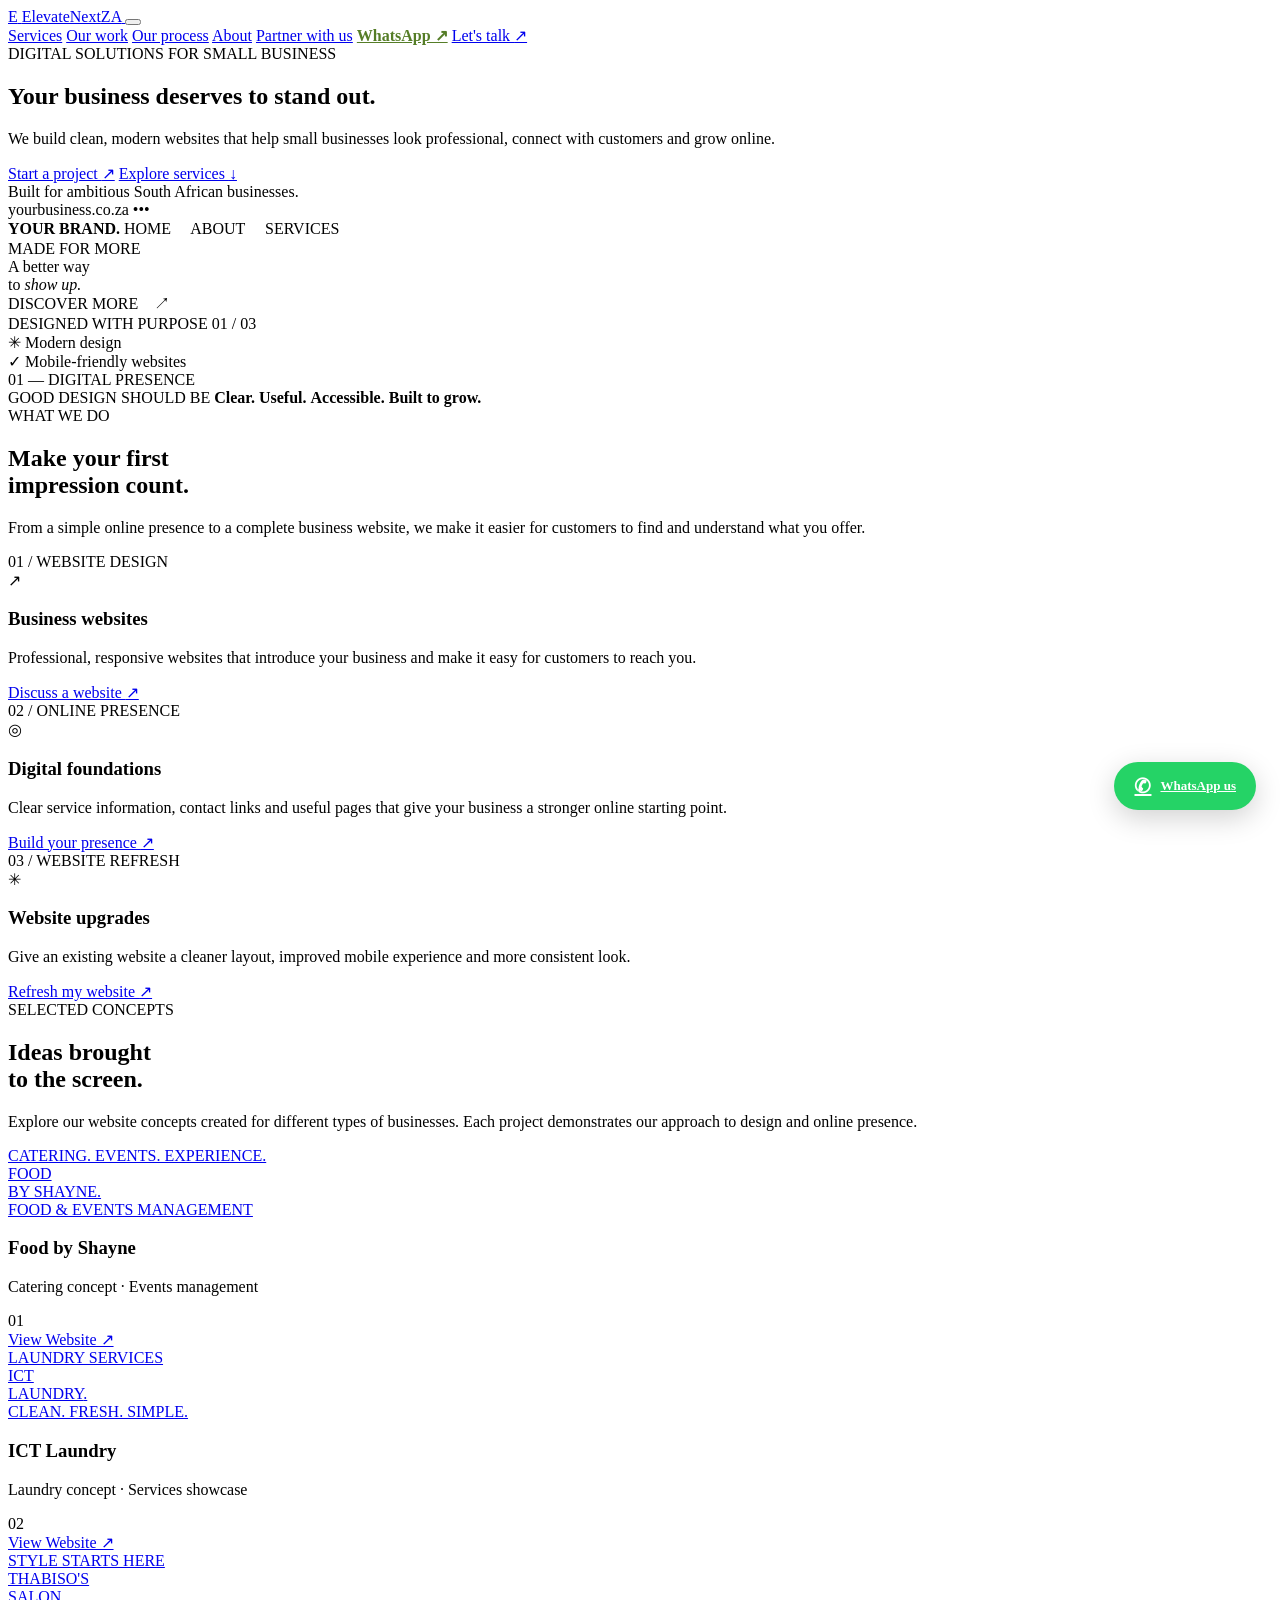
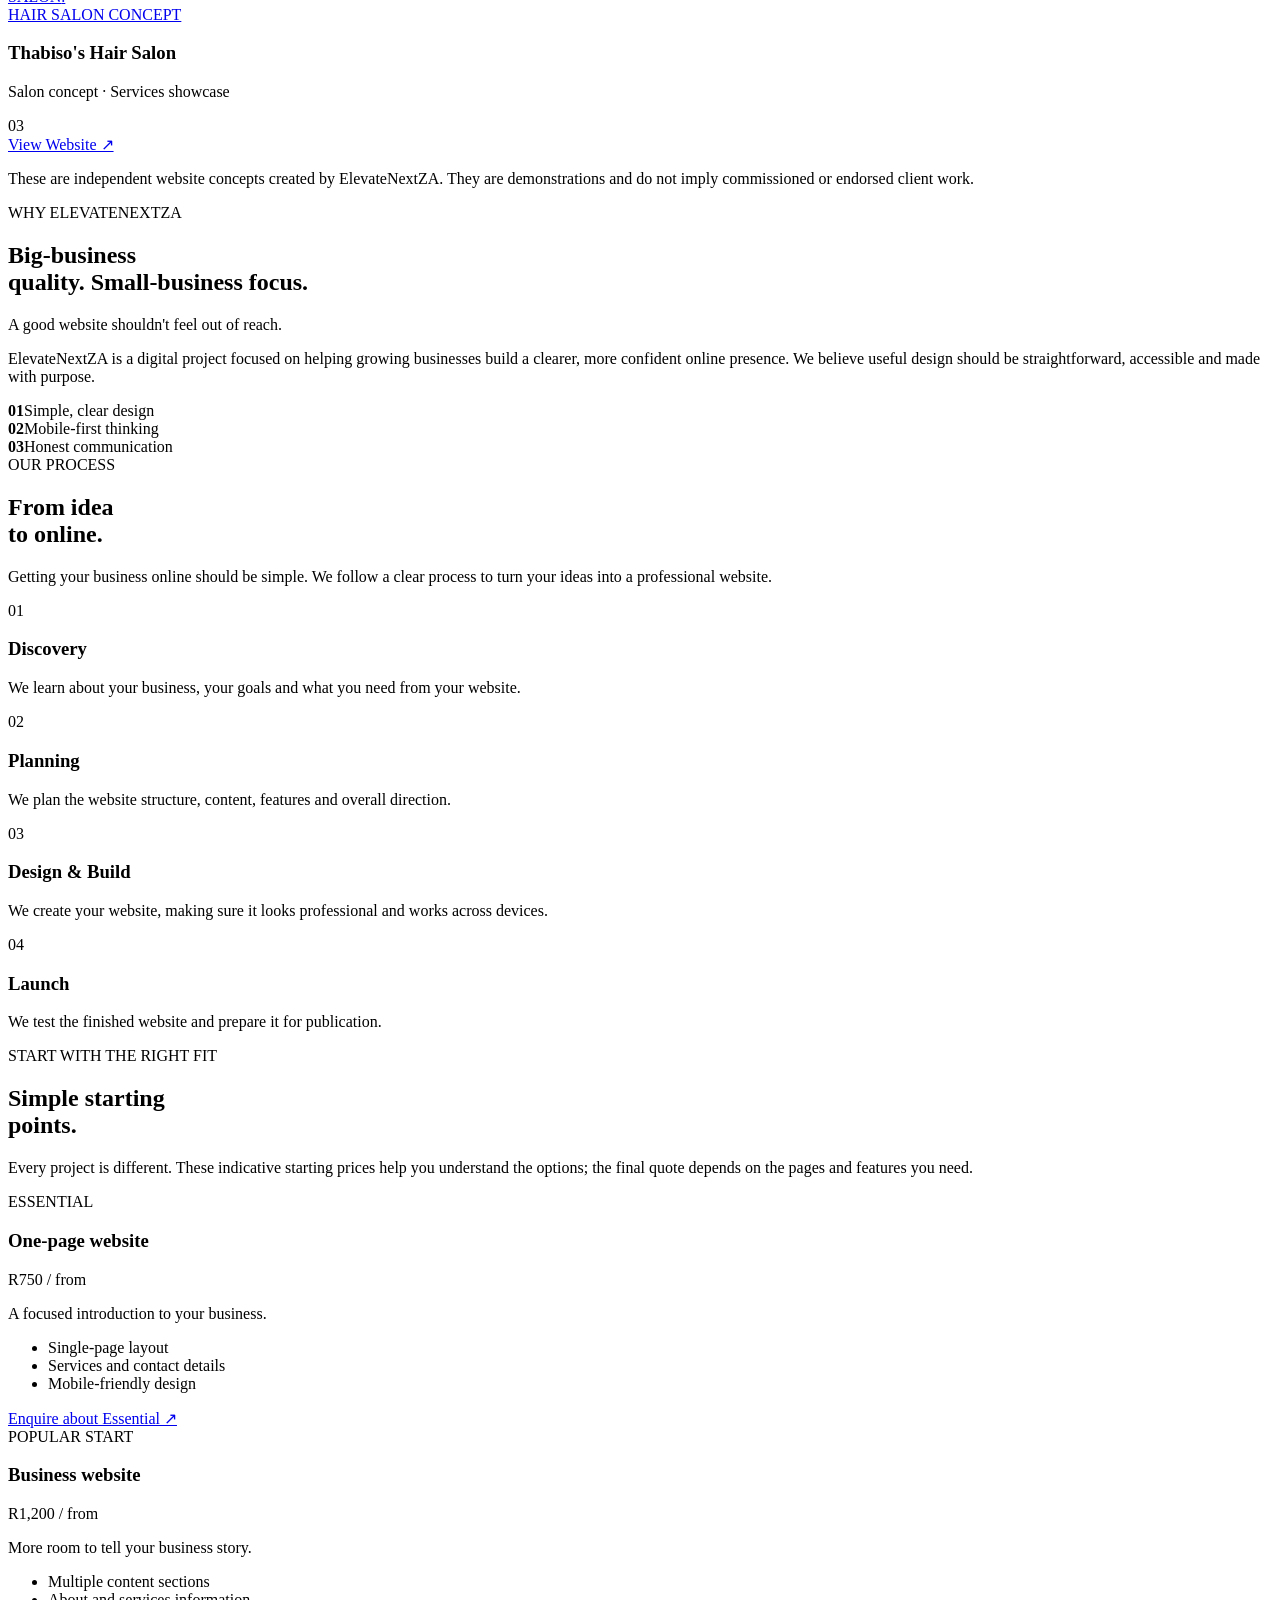
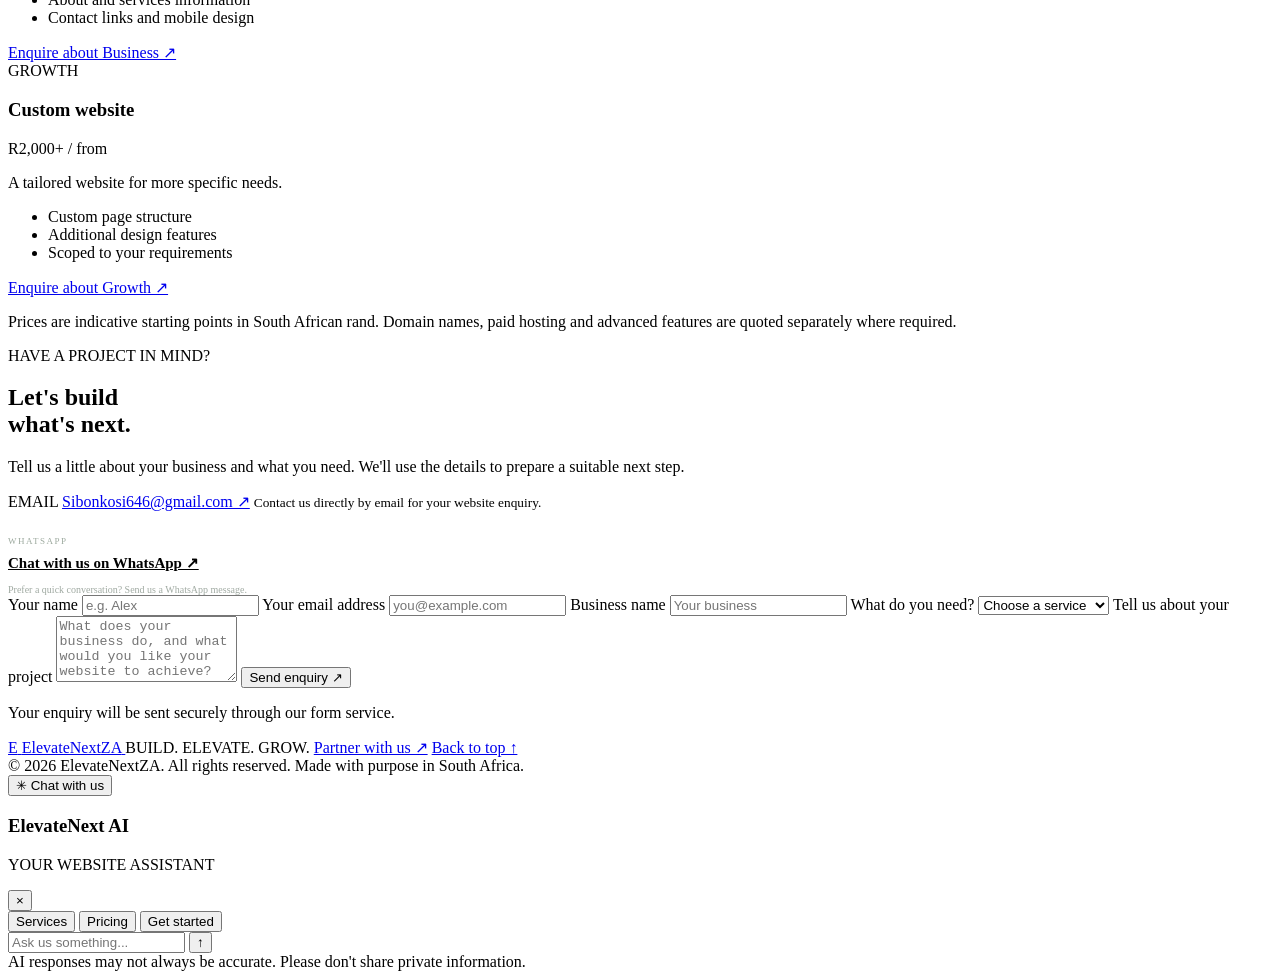
<file: index.html>
<!DOCTYPE html>
<html lang="en">
<head>
  <meta charset="UTF-8">
  <meta name="viewport" content="width=device-width, initial-scale=1.0">
  <meta name="description" content="ElevateNextZA builds clean, affordable websites that help small businesses grow online.">
  <meta name="theme-color" content="#101820">
  <title>ElevateNextZA | Build. Elevate. Grow.</title>

  <link rel="preconnect" href="https://fonts.googleapis.com">
  <link rel="preconnect" href="https://fonts.gstatic.com" crossorigin>
  <link href="https://fonts.googleapis.com/css2?family=DM+Sans:wght@400;500;600;700&family=Manrope:wght@400;500;600;700;800&display=swap" rel="stylesheet">

  <link rel="stylesheet" href="style.css">
  <script src="script.js" defer></script>
</head>

<body>

<header class="site-header">
  <nav class="nav container" aria-label="Main navigation">
    <a class="brand" href="#home" aria-label="ElevateNextZA home">
      <span class="brand-mark">E</span>
      <span>ElevateNext<span class="brand-accent">ZA</span></span>
    </a>

    <button class="menu-toggle" aria-label="Open navigation" aria-expanded="false">
      <span></span><span></span>
    </button>

    <div class="nav-links">
      <a href="#services">Services</a>
      <a href="#work">Our work</a>
      <a href="#process">Our process</a>
      <a href="#about">About</a>
      <a href="partner-program/">Partner with us</a>
      <a class="nav-whatsapp" href="https://wa.me/27815713250?text=Hi%20ElevateNextZA%2C%20I%27m%20interested%20in%20your%20website%20services." target="_blank" rel="noopener noreferrer">WhatsApp ↗</a>
      <a class="nav-cta" href="#contact">Let's talk <span>↗</span></a>
    </div>
  </nav>
</header>

<main>

  <!-- HERO -->
  <section class="hero section" id="home">
    <div class="container hero-grid">

      <div class="hero-copy">
        <div class="eyebrow">
          <span class="eyebrow-dot"></span>
          DIGITAL SOLUTIONS FOR SMALL BUSINESS
        </div>

        <h1>Your business deserves to <span class="gradient-text">stand out.</span></h1>

        <p class="hero-description">
          We build clean, modern websites that help small businesses look professional, connect with customers and grow online.
        </p>

        <div class="hero-actions">
          <a class="button button-primary" href="#contact">Start a project <span>↗</span></a>
          <a class="text-link" href="#services">Explore services <span>↓</span></a>
        </div>

        <div class="hero-note">
          <span class="note-line"></span>
          Built for ambitious South African businesses.
        </div>
      </div>

      <div class="hero-art" aria-label="Website design preview">
        <div class="art-glow"></div>

        <div class="browser-card">
          <div class="browser-top">
            <div class="browser-dots"><i></i><i></i><i></i></div>
            <span>yourbusiness.co.za</span>
            <span class="browser-menu">•••</span>
          </div>

          <div class="mock-site">
            <div class="mock-nav">
              <b>YOUR BRAND.</b>
              <span>HOME　 ABOUT　 SERVICES</span>
            </div>

            <div class="mock-content">
              <div class="mock-kicker">MADE FOR MORE</div>
              <div class="mock-heading">A better way<br>to <em>show up.</em></div>
              <div class="mock-line"></div>
              <div class="mock-button">DISCOVER MORE　↗</div>
            </div>

            <div class="mock-footer">
              <span>DESIGNED WITH PURPOSE</span>
              <span>01 / 03</span>
            </div>
          </div>
        </div>

        <div class="floating-tag tag-top"><span class="tag-icon">✳</span> Modern design</div>
        <div class="floating-tag tag-bottom"><span class="tag-check">✓</span> Mobile-friendly websites</div>
        <div class="hero-index">01 — DIGITAL PRESENCE</div>
      </div>

    </div>
  </section>

  <!-- TRUST STRIP -->
  <section class="trust-strip">
    <div class="container trust-inner">
      <span>GOOD DESIGN SHOULD BE</span>
      <b>Clear.</b>
      <b>Useful.</b>
      <b>Accessible.</b>
      <b>Built to grow.</b>
    </div>
  </section>

  <!-- SERVICES -->
  <section class="section services-section" id="services">
    <div class="container">

      <div class="section-heading">
        <div>
          <div class="eyebrow">WHAT WE DO</div>
          <h2>Make your first<br><span class="muted-heading">impression count.</span></h2>
        </div>

        <p>
          From a simple online presence to a complete business website, we make it easier for customers to find and understand what you offer.
        </p>
      </div>

      <div class="service-grid">

        <article class="service-card">
          <div class="service-number">01 / WEBSITE DESIGN</div>
          <div class="service-icon">↗</div>
          <h3>Business websites</h3>
          <p>Professional, responsive websites that introduce your business and make it easy for customers to reach you.</p>
          <a href="#contact">Discuss a website <span>↗</span></a>
        </article>

        <article class="service-card featured-card">
          <div class="service-number">02 / ONLINE PRESENCE</div>
          <div class="service-icon">◎</div>
          <h3>Digital foundations</h3>
          <p>Clear service information, contact links and useful pages that give your business a stronger online starting point.</p>
          <a href="#contact">Build your presence <span>↗</span></a>
        </article>

        <article class="service-card">
          <div class="service-number">03 / WEBSITE REFRESH</div>
          <div class="service-icon">✳</div>
          <h3>Website upgrades</h3>
          <p>Give an existing website a cleaner layout, improved mobile experience and more consistent look.</p>
          <a href="#contact">Refresh my website <span>↗</span></a>
        </article>

      </div>
    </div>
  </section>

  <!-- PORTFOLIO -->
  <section class="section work-section" id="work">
    <div class="container">

      <div class="section-heading">
        <div>
          <div class="eyebrow">SELECTED CONCEPTS</div>
          <h2>Ideas brought<br><span class="muted-heading">to the screen.</span></h2>
        </div>

        <p>
          Explore our website concepts created for different types of businesses. Each project demonstrates our approach to design and online presence.
        </p>
      </div>

      <div class="work-grid">

        <article class="work-card">
          <a href="https://horixion.github.io/elevatenextza/food-by-shayne/" target="_blank" rel="noopener noreferrer">
            <div class="work-visual food-visual">
              <div class="food-top">CATERING. EVENTS. EXPERIENCE.</div>
              <div class="food-title">FOOD<br>BY SHAYNE<span>.</span></div>
              <div class="food-bottom">FOOD & EVENTS MANAGEMENT</div>
            </div>
          </a>

          <div class="work-meta">
            <div>
              <h3>Food by Shayne</h3>
              <p>Catering concept · Events management</p>
            </div>
            <span>01</span>
          </div>

          <a href="https://horixion.github.io/elevatenextza/food-by-shayne/" target="_blank" rel="noopener noreferrer">View Website ↗</a>
        </article>

        <article class="work-card">
          <a href="https://horixion.github.io/elevatenextza/ict-laundry/" target="_blank" rel="noopener noreferrer">
            <div class="work-visual barber-visual">
              <div class="visual-label">LAUNDRY SERVICES</div>
              <div class="barber-title">ICT<br>LAUNDRY<span>.</span></div>
              <div class="visual-bottom">CLEAN. FRESH. SIMPLE.</div>
            </div>
          </a>

          <div class="work-meta">
            <div>
              <h3>ICT Laundry</h3>
              <p>Laundry concept · Services showcase</p>
            </div>
            <span>02</span>
          </div>

          <a href="https://horixion.github.io/elevatenextza/ict-laundry/" target="_blank" rel="noopener noreferrer">View Website ↗</a>
        </article>

        <article class="work-card">
          <a href="https://horixion.github.io/elevatenextza/thabisos-hair-salon/" target="_blank" rel="noopener noreferrer">
            <div class="work-visual auto-visual">
              <div class="auto-small">STYLE STARTS HERE</div>
              <div class="auto-title">THABISO'S<br>SALON<span>.</span></div>
              <div class="auto-bottom">HAIR SALON CONCEPT</div>
            </div>
          </a>

          <div class="work-meta">
            <div>
              <h3>Thabiso's Hair Salon</h3>
              <p>Salon concept · Services showcase</p>
            </div>
            <span>03</span>
          </div>

          <a href="https://horixion.github.io/elevatenextza/thabisos-hair-salon/" target="_blank" rel="noopener noreferrer">View Website ↗</a>
        </article>

      </div>

      <p class="pricing-note">
        These are independent website concepts created by ElevateNextZA. They are demonstrations and do not imply commissioned or endorsed client work.
      </p>

    </div>
  </section>

  <!-- ABOUT -->
  <section class="about-section section" id="about">
    <div class="container about-grid">

      <div>
        <div class="eyebrow">WHY ELEVATENEXTZA</div>
        <h2>Big-business<br>quality. <span class="muted-heading">Small-business focus.</span></h2>
      </div>

      <div class="about-copy">
        <p class="about-lead">A good website shouldn't feel out of reach.</p>

        <p>
          ElevateNextZA is a digital project focused on helping growing businesses build a clearer, more confident online presence. We believe useful design should be straightforward, accessible and made with purpose.
        </p>

        <div class="values">
          <div><b>01</b><span>Simple, clear design</span></div>
          <div><b>02</b><span>Mobile-first thinking</span></div>
          <div><b>03</b><span>Honest communication</span></div>
        </div>
      </div>

    </div>
  </section>

  <!-- HOW WE WORK -->
  <section class="section process-section" id="process">
    <div class="container">

      <div class="section-heading">
        <div>
          <div class="eyebrow">OUR PROCESS</div>
          <h2>From idea<br><span class="muted-heading">to online.</span></h2>
        </div>

        <p>
          Getting your business online should be simple. We follow a clear process to turn your ideas into a professional website.
        </p>
      </div>

      <div class="process-grid">

        <article class="process-card">
          <span>01</span>
          <h3>Discovery</h3>
          <p>We learn about your business, your goals and what you need from your website.</p>
        </article>

        <article class="process-card">
          <span>02</span>
          <h3>Planning</h3>
          <p>We plan the website structure, content, features and overall direction.</p>
        </article>

        <article class="process-card">
          <span>03</span>
          <h3>Design & Build</h3>
          <p>We create your website, making sure it looks professional and works across devices.</p>
        </article>

        <article class="process-card">
          <span>04</span>
          <h3>Launch</h3>
          <p>We test the finished website and prepare it for publication.</p>
        </article>

      </div>
    </div>
  </section>

  <!-- PRICING -->
  <section class="section pricing-section">
    <div class="container">

      <div class="section-heading">
        <div>
          <div class="eyebrow">START WITH THE RIGHT FIT</div>
          <h2>Simple starting<br><span class="muted-heading">points.</span></h2>
        </div>

        <p>
          Every project is different. These indicative starting prices help you understand the options; the final quote depends on the pages and features you need.
        </p>
      </div>

      <div class="pricing-grid">

        <article class="price-card">
          <div class="price-label">ESSENTIAL</div>
          <h3>One-page website</h3>
          <div class="price">R750<span> / from</span></div>
          <p>A focused introduction to your business.</p>
          <ul>
            <li>Single-page layout</li>
            <li>Services and contact details</li>
            <li>Mobile-friendly design</li>
          </ul>
          <a href="#contact">Enquire about Essential ↗</a>
        </article>

        <article class="price-card price-featured">
          <div class="price-label">POPULAR START</div>
          <h3>Business website</h3>
          <div class="price">R1,200<span> / from</span></div>
          <p>More room to tell your business story.</p>
          <ul>
            <li>Multiple content sections</li>
            <li>About and services information</li>
            <li>Contact links and mobile design</li>
          </ul>
          <a href="#contact">Enquire about Business ↗</a>
        </article>

        <article class="price-card">
          <div class="price-label">GROWTH</div>
          <h3>Custom website</h3>
          <div class="price">R2,000<span>+ / from</span></div>
          <p>A tailored website for more specific needs.</p>
          <ul>
            <li>Custom page structure</li>
            <li>Additional design features</li>
            <li>Scoped to your requirements</li>
          </ul>
          <a href="#contact">Enquire about Growth ↗</a>
        </article>

      </div>

      <p class="pricing-note">
        Prices are indicative starting points in South African rand. Domain names, paid hosting and advanced features are quoted separately where required.
      </p>

    </div>
  </section>

  <!-- CONTACT -->
  <section class="contact-section section" id="contact">
    <div class="container contact-grid">

      <div>
        <div class="eyebrow">HAVE A PROJECT IN MIND?</div>
        <h2>Let's build<br><span class="gradient-text">what's next.</span></h2>

        <p>
          Tell us a little about your business and what you need. We'll use the details to prepare a suitable next step.
        </p>

        <div class="contact-email">
          <span>EMAIL</span>
          <a href="mailto:Sibonkosi646@gmail.com">Sibonkosi646@gmail.com ↗</a>
          <small>Contact us directly by email for your website enquiry.</small>
        </div>

        <div class="contact-whatsapp">
          <span>WHATSAPP</span>
          <a
            href="https://wa.me/27815713250?text=Hi%20ElevateNextZA%2C%20I%27m%20interested%20in%20your%20website%20services."
            target="_blank"
            rel="noopener noreferrer"
          >
            Chat with us on WhatsApp ↗
          </a>
          <small>Prefer a quick conversation? Send us a WhatsApp message.</small>
        </div>
      </div>

      <form
        class="contact-form"
        id="contactForm"
        action="https://formspree.io/f/xpppnlpk"
        method="POST"
      >

        <label for="name">Your name</label>
        <input id="name" name="name" type="text" placeholder="e.g. Alex" required>

        <label for="email">Your email address</label>
        <input id="email" name="email" type="email" placeholder="you@example.com" required>

        <label for="business">Business name</label>
        <input id="business" name="business" type="text" placeholder="Your business">

        <label for="service">What do you need?</label>
        <select id="service" name="service" required>
          <option value="">Choose a service</option>
          <option>One-page website</option>
          <option>Business website</option>
          <option>Custom website</option>
          <option>Website refresh</option>
          <option>Not sure yet</option>
        </select>

        <label for="message">Tell us about your project</label>
        <textarea id="message" name="message" rows="4" placeholder="What does your business do, and what would you like your website to achieve?" required></textarea>

        <button class="button button-primary form-button" type="submit" id="submitButton">
          Send enquiry <span>↗</span>
        </button>

        <p class="form-note">Your enquiry will be sent securely through our form service.</p>
        <p class="form-status" id="formStatus" role="status" aria-live="polite"></p>

      </form>
    </div>
  </section>

</main>

<!-- FOOTER -->
<footer class="footer">
  <div class="container footer-top">

    <a class="brand" href="#home">
      <span class="brand-mark">E</span>
      <span>ElevateNext<span class="brand-accent">ZA</span></span>
    </a>

    <span>BUILD. ELEVATE. GROW.</span>
    <a href="partner-program/">Partner with us ↗</a>
    <a href="#home">Back to top ↑</a>

  </div>

  <div class="container footer-bottom">
    <span>© <span id="year"></span> ElevateNextZA. All rights reserved.</span>
    <span>Made with purpose in South Africa.</span>
  </div>
</footer>


<!-- ======================================
     ELEVATENEXT AI CHATBOT
====================================== -->

<button
  type="button"
  class="elevate-chat-button"
  id="elevateChatButton"
  aria-label="Open ElevateNext AI assistant"
  aria-expanded="false"
>
  ✳ Chat with us
</button>

<section
  class="elevate-chat-window"
  id="elevateChatWindow"
  aria-label="ElevateNext AI chat assistant"
  aria-hidden="true"
>

  <div class="elevate-chat-header">
    <div>
      <h3>ElevateNext AI</h3>
      <p><span class="chat-status-dot"></span> YOUR WEBSITE ASSISTANT</p>
    </div>

    <button
      type="button"
      class="elevate-chat-close"
      id="elevateChatClose"
      aria-label="Close chat"
    >
      ×
    </button>
  </div>

  <div
    class="elevate-chat-messages"
    id="elevateChatMessages"
    aria-live="polite"
  ></div>

  <div class="elevate-chat-quick">
    <button type="button" data-question="What services do you offer?">Services</button>
    <button type="button" data-question="What are your prices?">Pricing</button>
    <button type="button" data-question="How do I get started?">Get started</button>
  </div>

  <form class="elevate-chat-form" id="elevateChatForm">
    <input
      type="text"
      class="elevate-chat-input"
      id="elevateChatInput"
      placeholder="Ask us something..."
      autocomplete="off"
      maxlength="1200"
      aria-label="Type your message"
      required
    >

    <button
      type="submit"
      class="elevate-chat-send"
      id="elevateChatSend"
      aria-label="Send message"
    >
      ↑
    </button>
  </form>

  <div class="elevate-chat-footer">
    AI responses may not always be accurate. Please don't share private information.
  </div>

</section>

<!-- FLOATING WHATSAPP BUTTON -->
<a
  class="whatsapp-float"
  href="https://wa.me/27815713250?text=Hi%20ElevateNextZA%2C%20I%27m%20interested%20in%20your%20website%20services."
  target="_blank"
  rel="noopener noreferrer"
  aria-label="Chat with ElevateNextZA on WhatsApp"
>
  <span class="whatsapp-icon" aria-hidden="true">✆</span>
  <span>WhatsApp us</span>
</a>

</body>
</html>
</file>
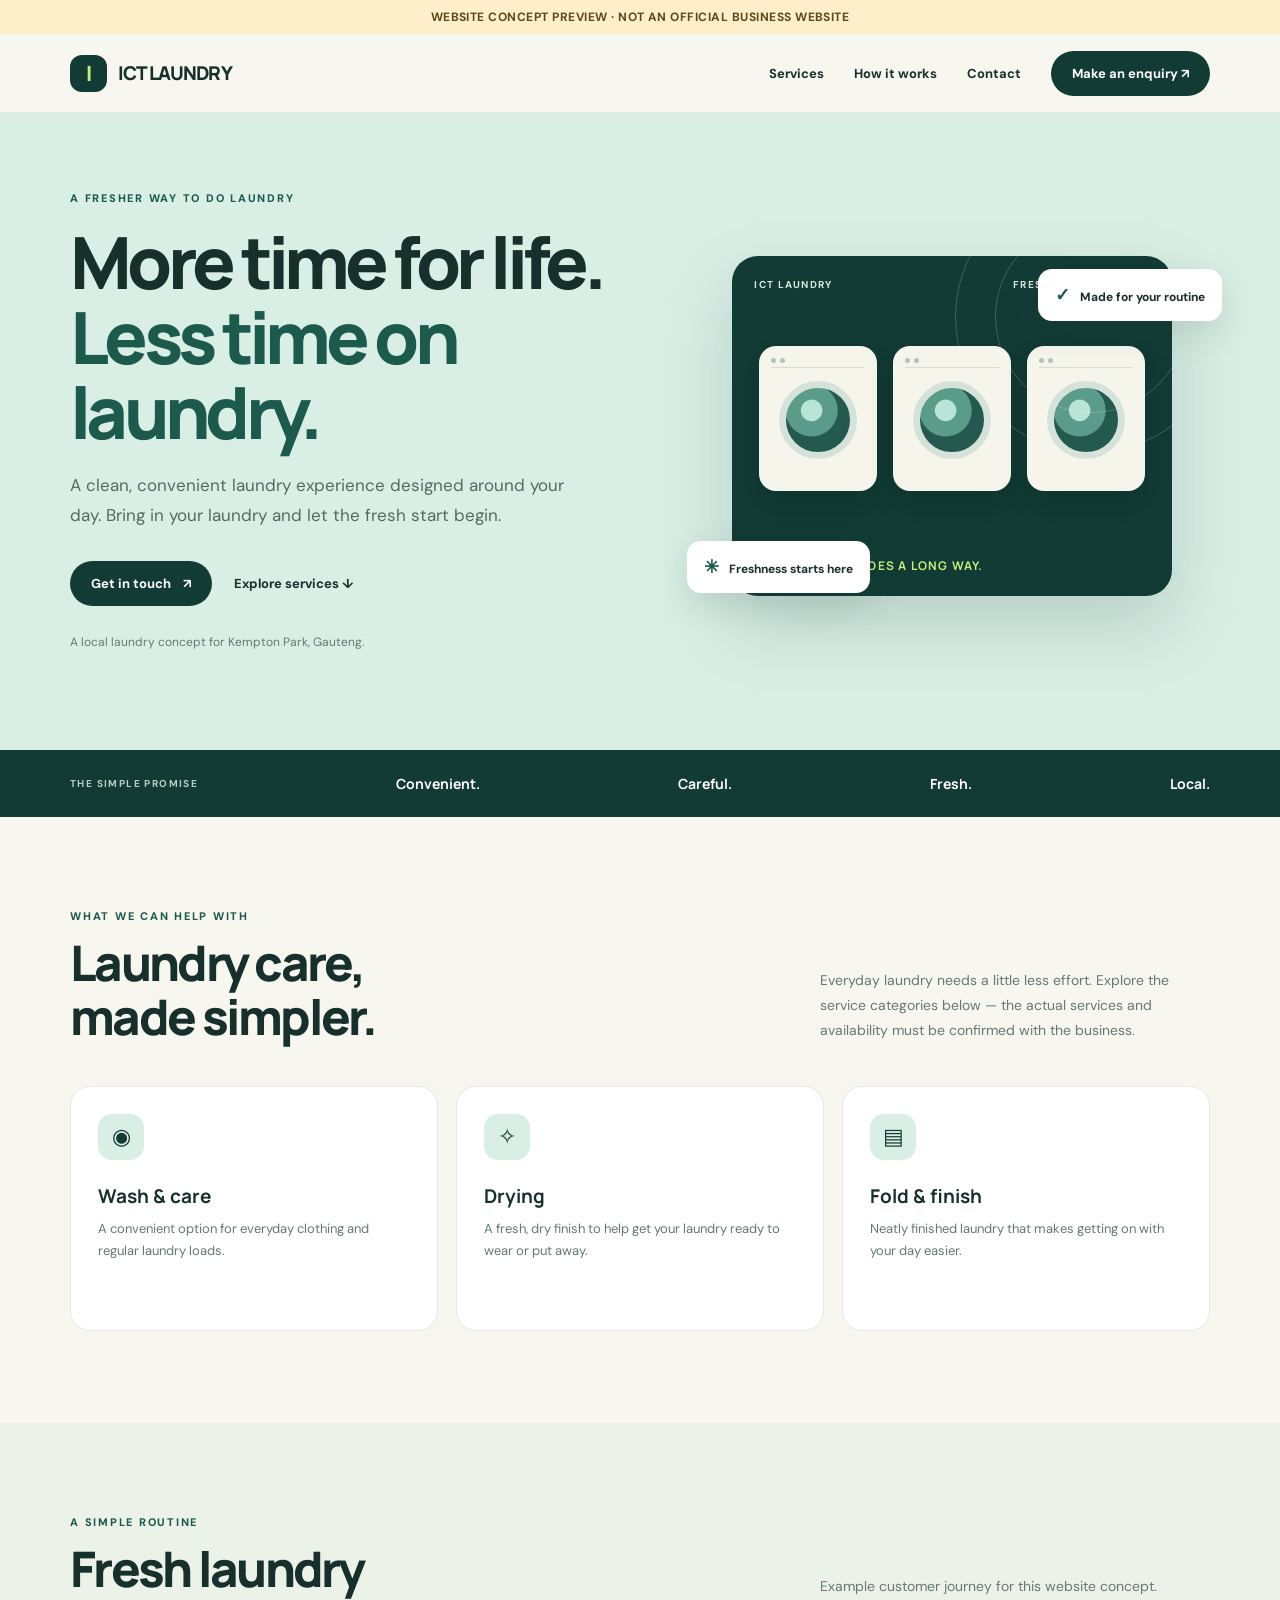
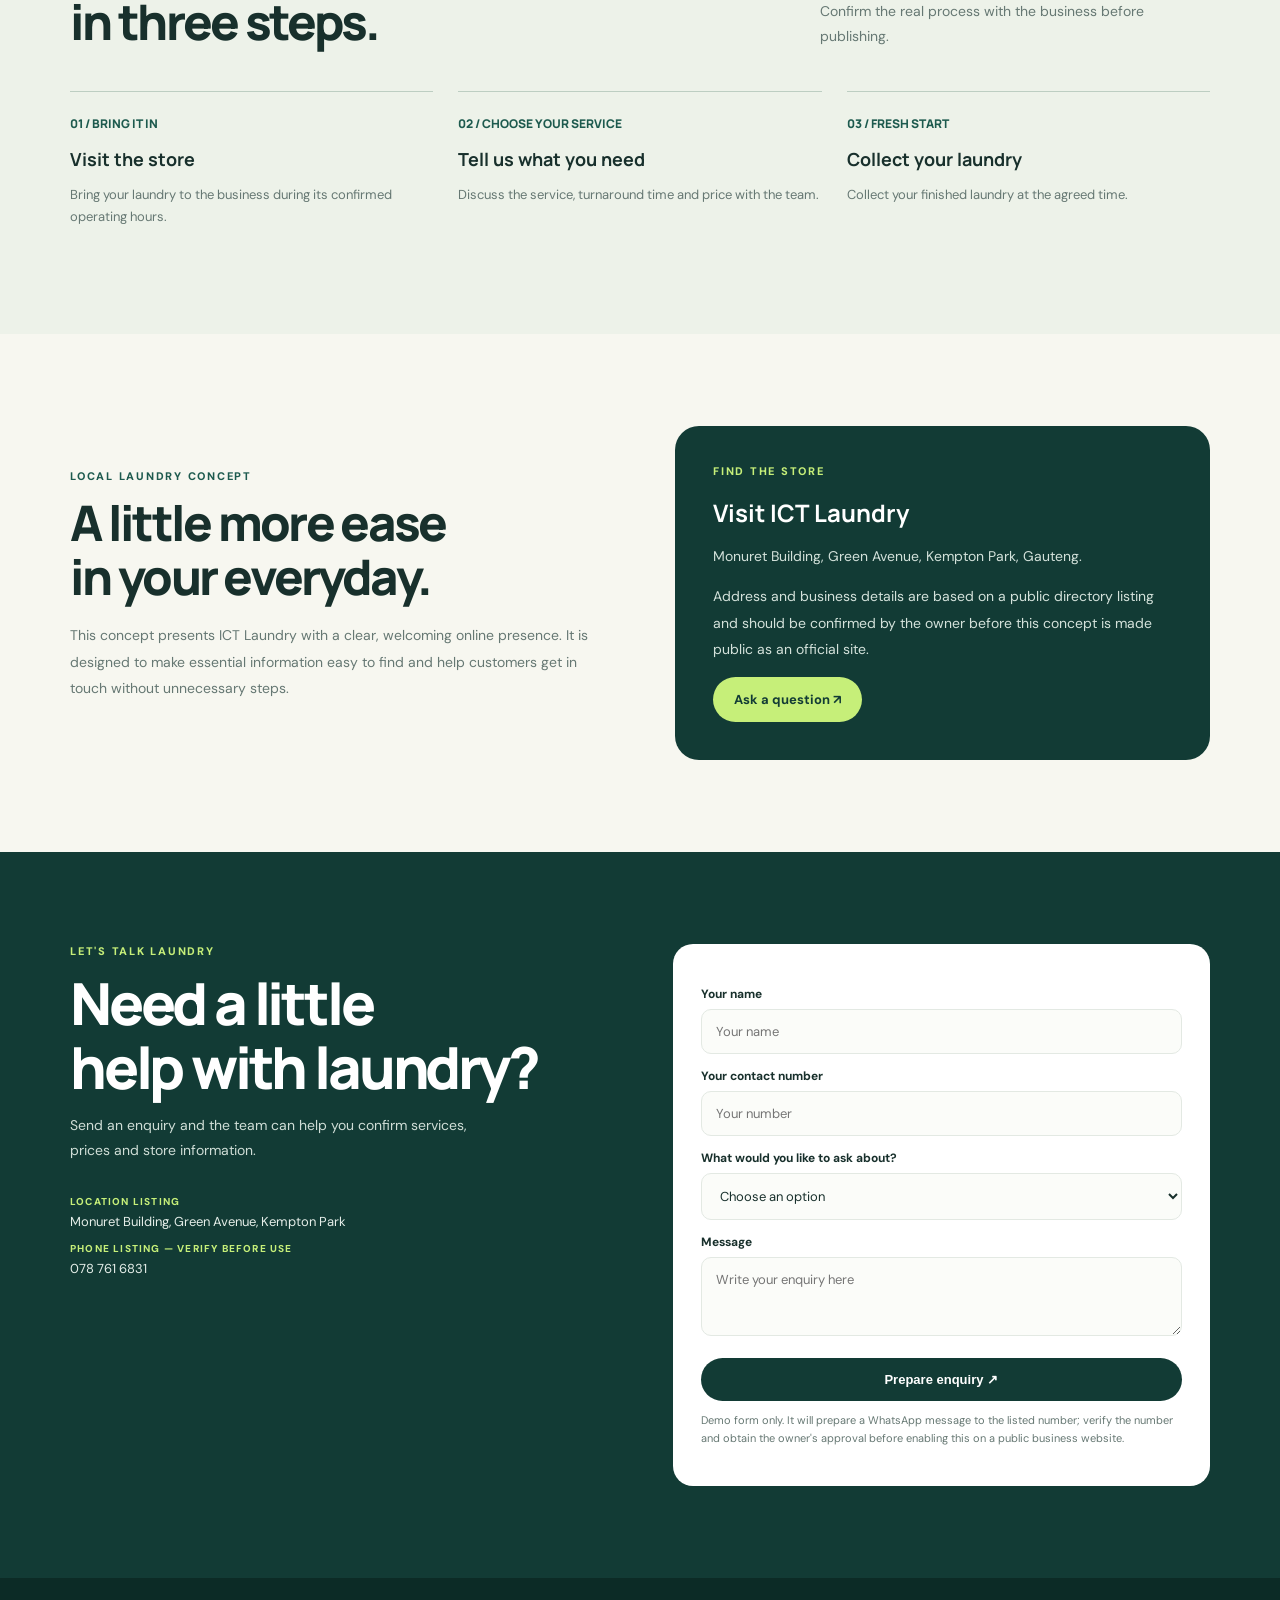
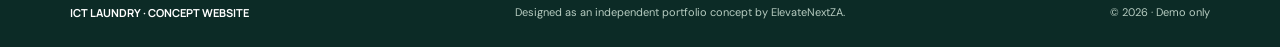
<file: ict-laundry/index.html>
<!DOCTYPE html>
<html lang="en">
<head>
  <meta charset="UTF-8">
  <meta name="viewport" content="width=device-width, initial-scale=1.0">
  <meta name="description" content="ICT Laundry website concept — a clean, convenient laundry service experience in Kempton Park.">
  <meta name="theme-color" content="#123b35">
  <title>ICT Laundry | Fresh, Clean, Convenient</title>
  <link rel="preconnect" href="https://fonts.googleapis.com">
  <link rel="preconnect" href="https://fonts.gstatic.com" crossorigin>
  <link href="https://fonts.googleapis.com/css2?family=DM+Sans:wght@400;500;600;700&family=Manrope:wght@400;500;600;700;800&display=swap" rel="stylesheet">
  <style>
    :root{--green:#123b35;--green2:#1d5a4e;--mint:#d9eee5;--lime:#c6ef79;--cream:#f7f7f0;--ink:#18302c;--muted:#667873;--white:#fff;--line:#e3e9e3}
    *{box-sizing:border-box}html{scroll-behavior:smooth}body{margin:0;background:var(--cream);color:var(--ink);font-family:"DM Sans",sans-serif}a{color:inherit;text-decoration:none}.container{width:min(1140px,calc(100% - 40px));margin:auto}.notice{background:#fcefc9;color:#5d4a18;text-align:center;padding:9px 16px;font-size:12px;font-weight:700;letter-spacing:.04em}.header{background:var(--cream);position:sticky;top:0;z-index:5;border-bottom:1px solid var(--line)}.nav{height:78px;display:flex;align-items:center;justify-content:space-between}.brand{display:flex;align-items:center;gap:11px;font:800 19px Manrope,sans-serif;letter-spacing:-.05em}.mark{width:37px;height:37px;border-radius:12px;background:var(--green);color:var(--lime);display:grid;place-items:center;font:800 21px Manrope}.links{display:flex;align-items:center;gap:30px;font-size:13px;font-weight:700}.links a:hover{color:var(--green2)}.navbtn,.btn{display:inline-flex;align-items:center;justify-content:center;gap:12px;border-radius:999px;padding:14px 21px;background:var(--green);color:white;font-weight:700;font-size:13px;border:0}.navbtn:hover,.btn:hover{background:var(--green2)}.hero{padding:78px 0 88px;background:var(--mint);overflow:hidden}.hero-grid{display:grid;grid-template-columns:1.05fr .95fr;align-items:center;gap:55px}.eyebrow{font-size:11px;font-weight:800;letter-spacing:.16em;color:var(--green2);text-transform:uppercase}.hero h1{font:800 clamp(44px,6vw,72px)/1.04 Manrope,sans-serif;letter-spacing:-.065em;margin:20px 0}.hero h1 span{color:var(--green2)}.lead{font-size:17px;line-height:1.8;color:#536a63;max-width:510px}.actions{display:flex;align-items:center;gap:22px;margin-top:30px}.plainlink{font-size:13px;font-weight:700}.smallnote{font-size:12px;color:var(--muted);margin-top:28px}.hero-art{min-height:390px;position:relative;display:grid;place-items:center}.laundry-card{width:min(100%,440px);height:340px;border-radius:26px;background:var(--green);padding:22px;position:relative;overflow:hidden;box-shadow:0 30px 70px #123b352b}.laundry-card:before,.laundry-card:after{content:"";position:absolute;border:1px solid #ffffff30;border-radius:50%;width:270px;height:270px;right:-55px;top:-75px}.laundry-card:after{width:190px;height:190px;right:-15px;top:-35px}.card-top{display:flex;justify-content:space-between;color:#d8e9df;font-size:10px;letter-spacing:.13em;font-weight:700}.washer-row{display:flex;gap:16px;justify-content:center;margin-top:55px}.washer{width:118px;height:145px;border-radius:17px;background:#f5f5ec;padding:12px;box-shadow:0 12px 25px #061b1730}.washer-top{height:10px;border-bottom:1px solid #d6ddd5;display:flex;gap:4px}.washer-top i{width:5px;height:5px;border-radius:50%;background:#b5c2b8}.door{width:78px;height:78px;border-radius:50%;border:7px solid #d5e2d9;background:radial-gradient(circle at 40% 35%,#b9e5d6 0 18%,#5a9b89 20% 45%,#23594e 47% 100%);margin:13px auto 0}.card-caption{position:absolute;bottom:22px;left:25px;color:var(--lime);font:700 12px Manrope;letter-spacing:.1em}.floating{position:absolute;background:white;border-radius:14px;padding:14px 17px;box-shadow:0 12px 35px #163c3020;font-size:12px;font-weight:700}.float-one{left:-8px;bottom:28px}.float-two{right:-12px;top:38px}.float-icon{color:var(--green2);font-size:18px;margin-right:7px}.trust{padding:24px 0;background:var(--green);color:white}.trust-inner{display:flex;justify-content:space-between;align-items:center;gap:20px;flex-wrap:wrap}.trust span{font-size:10px;letter-spacing:.14em;color:#b8d1c5;font-weight:700}.trust b{font:700 14px Manrope}.section{padding:92px 0}.heading{display:flex;justify-content:space-between;align-items:end;gap:30px;margin-bottom:42px}.heading h2,.about h2,.contact h2{font:800 clamp(34px,4vw,49px)/1.1 Manrope;letter-spacing:-.055em;margin:13px 0 0}.heading>p{max-width:390px;color:var(--muted);font-size:14px;line-height:1.8;margin:0}.services{display:grid;grid-template-columns:repeat(3,1fr);gap:18px}.service{background:white;border:1px solid var(--line);border-radius:20px;padding:27px;min-height:245px}.service-icon{width:46px;height:46px;border-radius:14px;background:var(--mint);display:grid;place-items:center;color:var(--green);font-size:22px}.service h3{font:700 19px Manrope;margin:23px 0 9px}.service p{font-size:13px;color:var(--muted);line-height:1.75;margin:0}.how{background:#edf2e9}.steps{display:grid;grid-template-columns:repeat(3,1fr);gap:25px}.step{border-top:1px solid #bdcec2;padding-top:20px}.step b{font:800 12px Manrope;color:var(--green2)}.step h3{font:700 18px Manrope;margin:14px 0 8px}.step p{font-size:13px;color:var(--muted);line-height:1.7}.about-grid{display:grid;grid-template-columns:1fr 1fr;gap:70px;align-items:center}.about-panel{background:var(--green);color:white;border-radius:24px;padding:38px}.about-panel .eyebrow{color:var(--lime)}.about-panel p{font-size:14px;line-height:1.9;color:#d4e2db}.about h2{margin-bottom:18px}.about-copy{color:var(--muted);font-size:14px;line-height:1.9}.contact{background:var(--green);color:white}.contact-grid{display:grid;grid-template-columns:1fr 1fr;gap:65px;align-items:start}.contact .eyebrow{color:var(--lime)}.contact h2{font-size:clamp(40px,5vw,58px)}.contact-intro{color:#d0ded7;line-height:1.8;font-size:14px;max-width:430px}.contact-details{margin-top:32px;display:grid;gap:12px;color:#e5eee9;font-size:13px}.contact-details span{color:var(--lime);font-size:10px;letter-spacing:.12em;font-weight:800;display:block;margin-bottom:5px}.form{background:white;color:var(--ink);border-radius:20px;padding:28px}.form label{display:block;font-size:12px;font-weight:700;margin:14px 0 7px}.form input,.form select,.form textarea{width:100%;padding:13px 14px;border:1px solid var(--line);border-radius:10px;font:13px "DM Sans";background:#fbfcf9;color:var(--ink)}.form textarea{resize:vertical}.form button{margin-top:17px;width:100%;cursor:pointer}.form-note{font-size:11px;line-height:1.6;color:var(--muted)}.footer{background:#0c2b26;color:#dce8e1;padding:27px 0}.footer-inner{display:flex;justify-content:space-between;gap:15px;flex-wrap:wrap;font-size:11px;color:#b6cbc0}.footer strong{color:white;font-family:Manrope}.mobile-toggle{display:none}
    @media(max-width:760px){.container{width:min(100% - 30px,560px)}.nav{height:68px}.links{gap:14px;font-size:11px}.links a:not(.navbtn){display:none}.navbtn{padding:11px 15px}.hero{padding:58px 0}.hero-grid,.about-grid,.contact-grid{grid-template-columns:1fr;gap:35px}.hero-art{min-height:330px}.laundry-card{height:300px}.washer{width:100px;height:130px}.door{width:68px;height:68px}.float-one{left:0}.float-two{right:0}.trust-inner{justify-content:center}.trust span{width:100%;text-align:center}.section{padding:65px 0}.heading{display:block}.heading>p{margin-top:18px}.services,.steps{grid-template-columns:1fr}.service{min-height:0}.contact-grid{gap:28px}.footer-inner{display:grid;gap:10px}}
  </style>
</head>
<body>
  <div class="notice">WEBSITE CONCEPT PREVIEW · NOT AN OFFICIAL BUSINESS WEBSITE</div>
  <header class="header"><nav class="nav container"><a class="brand" href="#home"><span class="mark">I</span> ICT LAUNDRY</a><div class="links"><a href="#services">Services</a><a href="#process">How it works</a><a href="#contact">Contact</a><a class="navbtn" href="#contact">Make an enquiry ↗</a></div></nav></header>
  <main>
    <section class="hero" id="home"><div class="container hero-grid"><div><div class="eyebrow">A FRESHER WAY TO DO LAUNDRY</div><h1>More time for life.<br><span>Less time on laundry.</span></h1><p class="lead">A clean, convenient laundry experience designed around your day. Bring in your laundry and let the fresh start begin.</p><div class="actions"><a class="btn" href="#contact">Get in touch <span>↗</span></a><a class="plainlink" href="#services">Explore services ↓</a></div><p class="smallnote">A local laundry concept for Kempton Park, Gauteng.</p></div><div class="hero-art"><div class="laundry-card"><div class="card-top"><span>ICT LAUNDRY</span><span>FRESH · CLEAN · READY</span></div><div class="washer-row"><div class="washer"><div class="washer-top"><i></i><i></i></div><div class="door"></div></div><div class="washer"><div class="washer-top"><i></i><i></i></div><div class="door"></div></div><div class="washer"><div class="washer-top"><i></i><i></i></div><div class="door"></div></div></div><div class="card-caption">A LITTLE CARE GOES A LONG WAY.</div></div><div class="floating float-one"><span class="float-icon">✳</span> Freshness starts here</div><div class="floating float-two"><span class="float-icon">✓</span> Made for your routine</div></div></div></section>
    <section class="trust"><div class="container trust-inner"><span>THE SIMPLE PROMISE</span><b>Convenient.</b><b>Careful.</b><b>Fresh.</b><b>Local.</b></div></section>
    <section class="section" id="services"><div class="container"><div class="heading"><div><div class="eyebrow">WHAT WE CAN HELP WITH</div><h2>Laundry care,<br>made simpler.</h2></div><p>Everyday laundry needs a little less effort. Explore the service categories below — the actual services and availability must be confirmed with the business.</p></div><div class="services"><article class="service"><div class="service-icon">◉</div><h3>Wash & care</h3><p>A convenient option for everyday clothing and regular laundry loads.</p></article><article class="service"><div class="service-icon">✧</div><h3>Drying</h3><p>A fresh, dry finish to help get your laundry ready to wear or put away.</p></article><article class="service"><div class="service-icon">▤</div><h3>Fold & finish</h3><p>Neatly finished laundry that makes getting on with your day easier.</p></article></div></div></section>
    <section class="section how" id="process"><div class="container"><div class="heading"><div><div class="eyebrow">A SIMPLE ROUTINE</div><h2>Fresh laundry<br>in three steps.</h2></div><p>Example customer journey for this website concept. Confirm the real process with the business before publishing.</p></div><div class="steps"><article class="step"><b>01 / BRING IT IN</b><h3>Visit the store</h3><p>Bring your laundry to the business during its confirmed operating hours.</p></article><article class="step"><b>02 / CHOOSE YOUR SERVICE</b><h3>Tell us what you need</h3><p>Discuss the service, turnaround time and price with the team.</p></article><article class="step"><b>03 / FRESH START</b><h3>Collect your laundry</h3><p>Collect your finished laundry at the agreed time.</p></article></div></div></section>
    <section class="section about"><div class="container about-grid"><div><div class="eyebrow">LOCAL LAUNDRY CONCEPT</div><h2>A little more ease<br>in your everyday.</h2><p class="about-copy">This concept presents ICT Laundry with a clear, welcoming online presence. It is designed to make essential information easy to find and help customers get in touch without unnecessary steps.</p></div><div class="about-panel"><div class="eyebrow">FIND THE STORE</div><h3 style="font:700 24px Manrope;margin:18px 0 8px">Visit ICT Laundry</h3><p>Monuret Building, Green Avenue, Kempton Park, Gauteng.</p><p>Address and business details are based on a public directory listing and should be confirmed by the owner before this concept is made public as an official site.</p><a class="btn" style="background:var(--lime);color:var(--green)" href="#contact">Ask a question ↗</a></div></div></section>
    <section class="section contact" id="contact"><div class="container contact-grid"><div><div class="eyebrow">LET'S TALK LAUNDRY</div><h2>Need a little<br>help with laundry?</h2><p class="contact-intro">Send an enquiry and the team can help you confirm services, prices and store information.</p><div class="contact-details"><div><span>LOCATION LISTING</span>Monuret Building, Green Avenue, Kempton Park</div><div><span>PHONE LISTING — VERIFY BEFORE USE</span>078 761 6831</div></div></div><form class="form" id="enquiry"><label for="name">Your name</label><input id="name" name="name" placeholder="Your name" required><label for="phone">Your contact number</label><input id="phone" name="phone" type="tel" placeholder="Your number"><label for="service">What would you like to ask about?</label><select id="service" name="service" required><option value="">Choose an option</option><option>Services and prices</option><option>Operating hours</option><option>Turnaround time</option><option>Other enquiry</option></select><label for="message">Message</label><textarea id="message" name="message" rows="3" placeholder="Write your enquiry here"></textarea><button class="btn" type="submit">Prepare enquiry ↗</button><p class="form-note">Demo form only. It will prepare a WhatsApp message to the listed number; verify the number and obtain the owner's approval before enabling this on a public business website.</p></form></div></section>
  </main>
  <footer class="footer"><div class="container footer-inner"><strong>ICT LAUNDRY · CONCEPT WEBSITE</strong><span>Designed as an independent portfolio concept by ElevateNextZA.</span><span>© <span id="year"></span> · Demo only</span></div></footer>
  <script>
    document.getElementById("year").textContent = new Date().getFullYear();
    document.getElementById("enquiry").addEventListener("submit", function(event) {
      event.preventDefault();
      const data = new FormData(this);
      const text = "Hello, I have a laundry enquiry.\nName: " + data.get("name") + "\nContact: " + (data.get("phone") || "Not provided") + "\nEnquiry: " + data.get("service") + "\nMessage: " + (data.get("message") || "Not provided");
      const number = "27787616831";
      window.open("https://wa.me/" + number + "?text=" + encodeURIComponent(text), "_blank", "noopener");
    });
  </script>
</body>
</html>
</file>
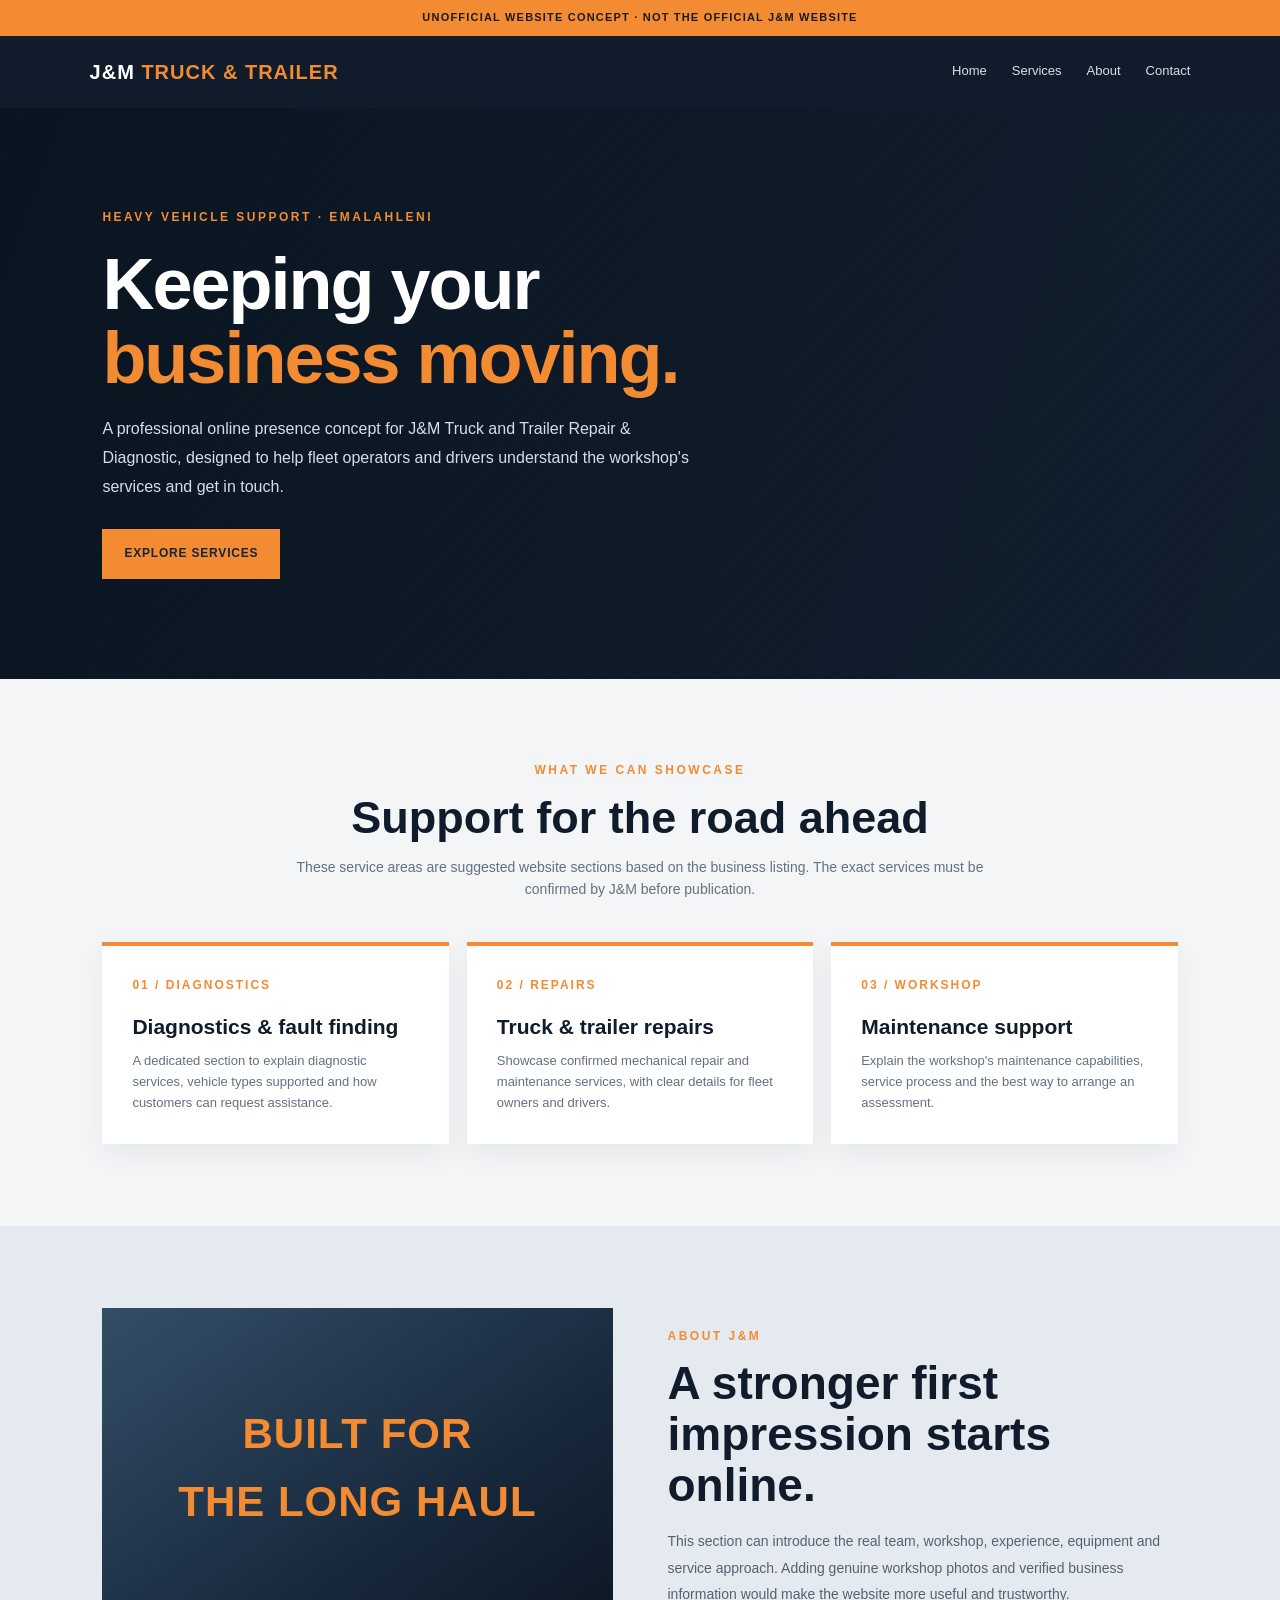
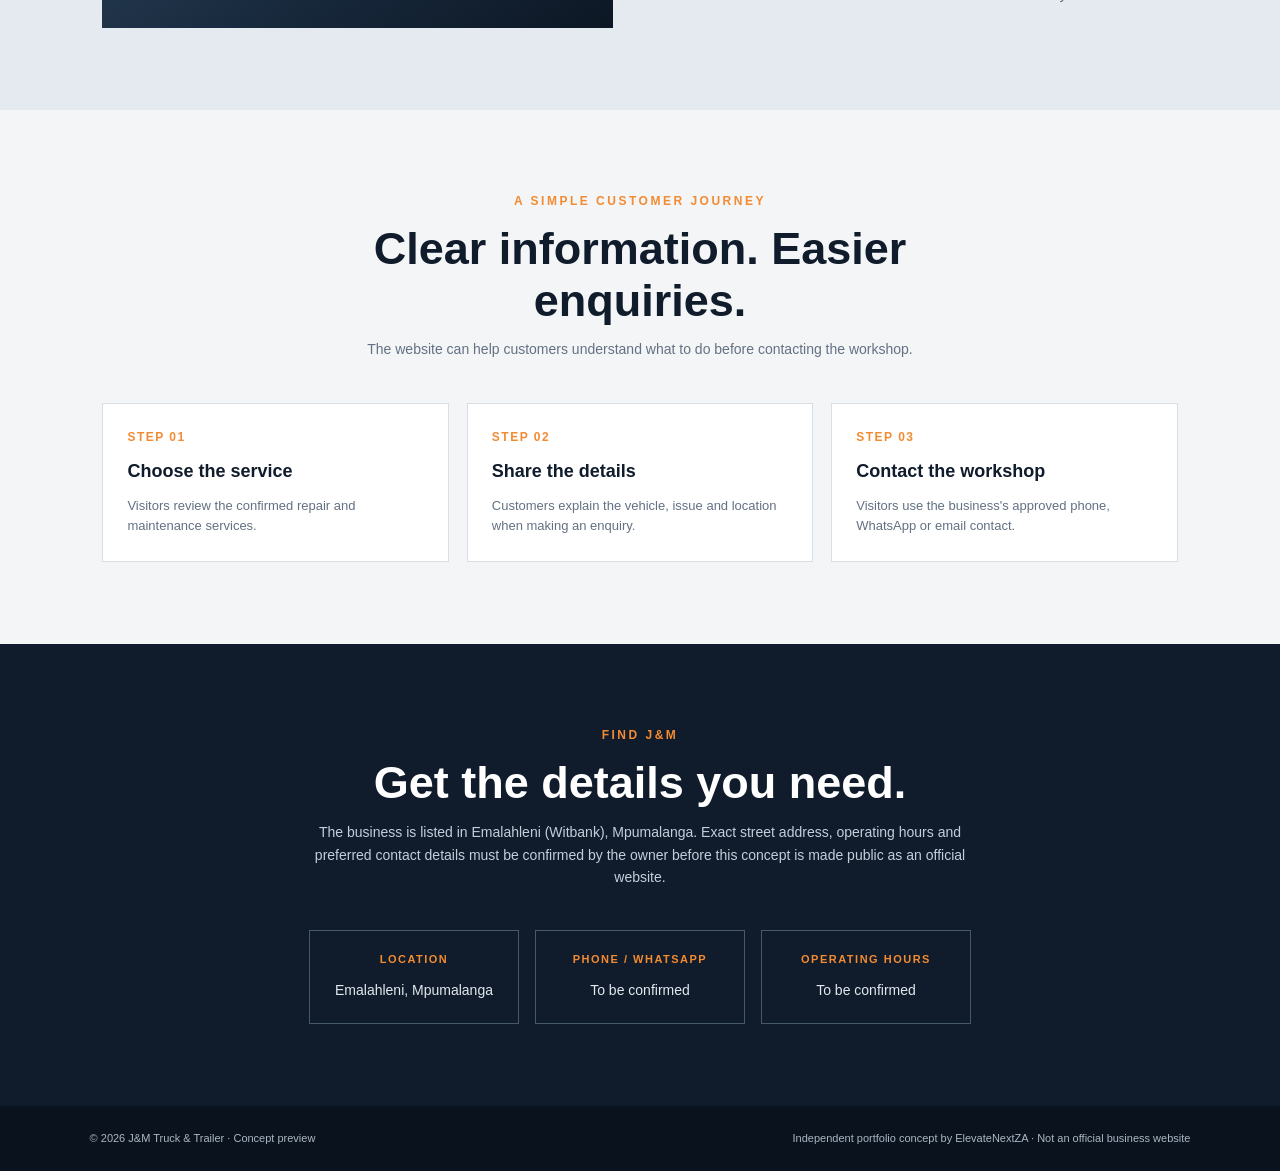
<file: jm-truck-trailer/index.html>
<!DOCTYPE html>
<html lang="en">
<head>
<meta charset="UTF-8">
<meta name="viewport" content="width=device-width, initial-scale=1.0">
<meta name="description" content="An independent website concept for J&M Truck and Trailer Repair & Diagnostic in Emalahleni, Mpumalanga.">
<title>J&M Truck & Trailer Repair | Concept Preview</title>
<style>
:root{--navy:#101c2b;--navy2:#192b3e;--orange:#f28b32;--paper:#f3f5f7;--ink:#172536;--muted:#637182;--white:#fff}
*{box-sizing:border-box;margin:0;padding:0}
html{scroll-behavior:smooth}
body{font-family:Arial,Helvetica,sans-serif;background:var(--paper);color:var(--ink);line-height:1.6}
a{text-decoration:none;color:inherit}
.notice{background:var(--orange);color:#1b1b1b;text-align:center;padding:9px 14px;font-size:11px;font-weight:800;letter-spacing:1.2px}
header{background:var(--navy);color:white;padding:20px 7%;display:flex;align-items:center;justify-content:space-between;gap:20px}
.logo{font-weight:900;letter-spacing:1px;font-size:20px}.logo span{color:var(--orange)}
nav{display:flex;gap:25px;font-size:13px;color:#d7e0e9}
nav a:hover{color:var(--orange)}
.hero{background:linear-gradient(110deg,rgba(10,20,32,.97),rgba(16,28,43,.84)),repeating-linear-gradient(135deg,#24394e 0 2px,#182b3e 2px 14px);color:white;padding:100px 8%;min-height:540px;display:flex;align-items:center}
.hero-inner{max-width:760px}
.kicker{color:var(--orange);font-weight:800;font-size:12px;letter-spacing:2.5px;text-transform:uppercase}
h1{font-size:clamp(42px,6vw,72px);line-height:1.03;margin:20px 0;font-weight:900;letter-spacing:-2px}
h1 span{color:var(--orange)}
.hero p{max-width:610px;color:#d5dee8;font-size:16px;line-height:1.8}
.btn{display:inline-block;background:var(--orange);color:#172536;font-weight:800;font-size:12px;letter-spacing:.8px;text-transform:uppercase;padding:15px 22px;margin-top:28px}
.btn:hover{background:#ffad63}
section{padding:82px 8%}
.heading{max-width:690px;margin:0 auto 42px;text-align:center}
.heading h2{font-size:clamp(30px,4vw,45px);line-height:1.15;margin:12px 0;color:var(--navy)}
.heading p{color:var(--muted);font-size:14px}
.services{display:grid;grid-template-columns:repeat(3,1fr);gap:18px}
.card{background:white;padding:30px;border-top:4px solid var(--orange);box-shadow:0 10px 28px rgba(16,28,43,.06)}
.card .num{font-size:12px;font-weight:900;color:var(--orange);letter-spacing:2px}
.card h3{font-size:21px;margin:14px 0 8px;color:var(--navy)}
.card p{font-size:13px;color:var(--muted)}
.about{background:#e5eaf0;display:grid;grid-template-columns:1fr 1fr;gap:55px;align-items:center}
.visual{min-height:320px;background:linear-gradient(145deg,#344e68,#17283b 65%,#0d1724);display:flex;align-items:center;justify-content:center;color:var(--orange);font-size:clamp(26px,4vw,42px);font-weight:900;text-align:center;padding:25px;letter-spacing:1px}
.about h2{font-size:clamp(32px,4vw,46px);line-height:1.1;color:var(--navy);margin:12px 0 18px}
.about p{font-size:14px;color:#536273;line-height:1.9}
.steps{display:grid;grid-template-columns:repeat(3,1fr);gap:18px}
.step{padding:24px;border:1px solid #d8dfe6;background:#fff}
.step strong{display:block;color:var(--orange);font-size:12px;letter-spacing:1.5px}
.step h3{margin:10px 0;color:var(--navy);font-size:18px}
.step p{color:var(--muted);font-size:13px}
.contact{background:var(--navy);color:white;text-align:center}
.contact .heading h2{color:white}
.contact .heading p{color:#c2cfdb}
.contact-info{display:flex;justify-content:center;gap:16px;flex-wrap:wrap}
.info{min-width:210px;border:1px solid #45586c;padding:20px}
.info b{display:block;color:var(--orange);font-size:11px;letter-spacing:1.5px;margin-bottom:8px}
.info span{font-size:14px;color:#e1e8ef}
footer{background:#0a121d;color:#aab7c4;padding:24px 7%;display:flex;justify-content:space-between;gap:14px;flex-wrap:wrap;font-size:11px}
@media(max-width:760px){header{flex-direction:column}nav{gap:14px;flex-wrap:wrap;justify-content:center}.hero{padding:75px 7%;min-height:470px}.services,.about,.steps{grid-template-columns:1fr}.about{gap:28px}section{padding:65px 7%}.visual{min-height:230px}}
</style>
</head>
<body>
<div class="notice">UNOFFICIAL WEBSITE CONCEPT · NOT THE OFFICIAL J&M WEBSITE</div>
<header>
<a class="logo" href="#">J&M <span>TRUCK & TRAILER</span></a>
<nav><a href="#home">Home</a><a href="#services">Services</a><a href="#about">About</a><a href="#contact">Contact</a></nav>
</header>
<main>
<section class="hero" id="home">
<div class="hero-inner">
<div class="kicker">Heavy vehicle support · Emalahleni</div>
<h1>Keeping your<br><span>business moving.</span></h1>
<p>A professional online presence concept for J&M Truck and Trailer Repair & Diagnostic, designed to help fleet operators and drivers understand the workshop's services and get in touch.</p>
<a class="btn" href="#services">Explore services</a>
</div>
</section>
<section id="services">
<div class="heading"><div class="kicker">What we can showcase</div><h2>Support for the road ahead</h2><p>These service areas are suggested website sections based on the business listing. The exact services must be confirmed by J&M before publication.</p></div>
<div class="services">
<article class="card"><div class="num">01 / DIAGNOSTICS</div><h3>Diagnostics & fault finding</h3><p>A dedicated section to explain diagnostic services, vehicle types supported and how customers can request assistance.</p></article>
<article class="card"><div class="num">02 / REPAIRS</div><h3>Truck & trailer repairs</h3><p>Showcase confirmed mechanical repair and maintenance services, with clear details for fleet owners and drivers.</p></article>
<article class="card"><div class="num">03 / WORKSHOP</div><h3>Maintenance support</h3><p>Explain the workshop's maintenance capabilities, service process and the best way to arrange an assessment.</p></article>
</div>
</section>
<section class="about" id="about">
<div class="visual">BUILT FOR<br>THE LONG HAUL</div>
<div><div class="kicker">About J&M</div><h2>A stronger first impression starts online.</h2><p>This section can introduce the real team, workshop, experience, equipment and service approach. Adding genuine workshop photos and verified business information would make the website more useful and trustworthy.</p></div>
</section>
<section>
<div class="heading"><div class="kicker">A simple customer journey</div><h2>Clear information. Easier enquiries.</h2><p>The website can help customers understand what to do before contacting the workshop.</p></div>
<div class="steps">
<div class="step"><strong>STEP 01</strong><h3>Choose the service</h3><p>Visitors review the confirmed repair and maintenance services.</p></div>
<div class="step"><strong>STEP 02</strong><h3>Share the details</h3><p>Customers explain the vehicle, issue and location when making an enquiry.</p></div>
<div class="step"><strong>STEP 03</strong><h3>Contact the workshop</h3><p>Visitors use the business's approved phone, WhatsApp or email contact.</p></div>
</div>
</section>
<section class="contact" id="contact">
<div class="heading"><div class="kicker">Find J&M</div><h2>Get the details you need.</h2><p>The business is listed in Emalahleni (Witbank), Mpumalanga. Exact street address, operating hours and preferred contact details must be confirmed by the owner before this concept is made public as an official website.</p></div>
<div class="contact-info">
<div class="info"><b>LOCATION</b><span>Emalahleni, Mpumalanga</span></div>
<div class="info"><b>PHONE / WHATSAPP</b><span>To be confirmed</span></div>
<div class="info"><b>OPERATING HOURS</b><span>To be confirmed</span></div>
</div>
</section>
</main>
<footer><span>© <span id="year"></span> J&M Truck & Trailer · Concept preview</span><span>Independent portfolio concept by ElevateNextZA · Not an official business website</span></footer>
<script>document.getElementById('year').textContent=new Date().getFullYear();</script>
</body>
</html>
</file>
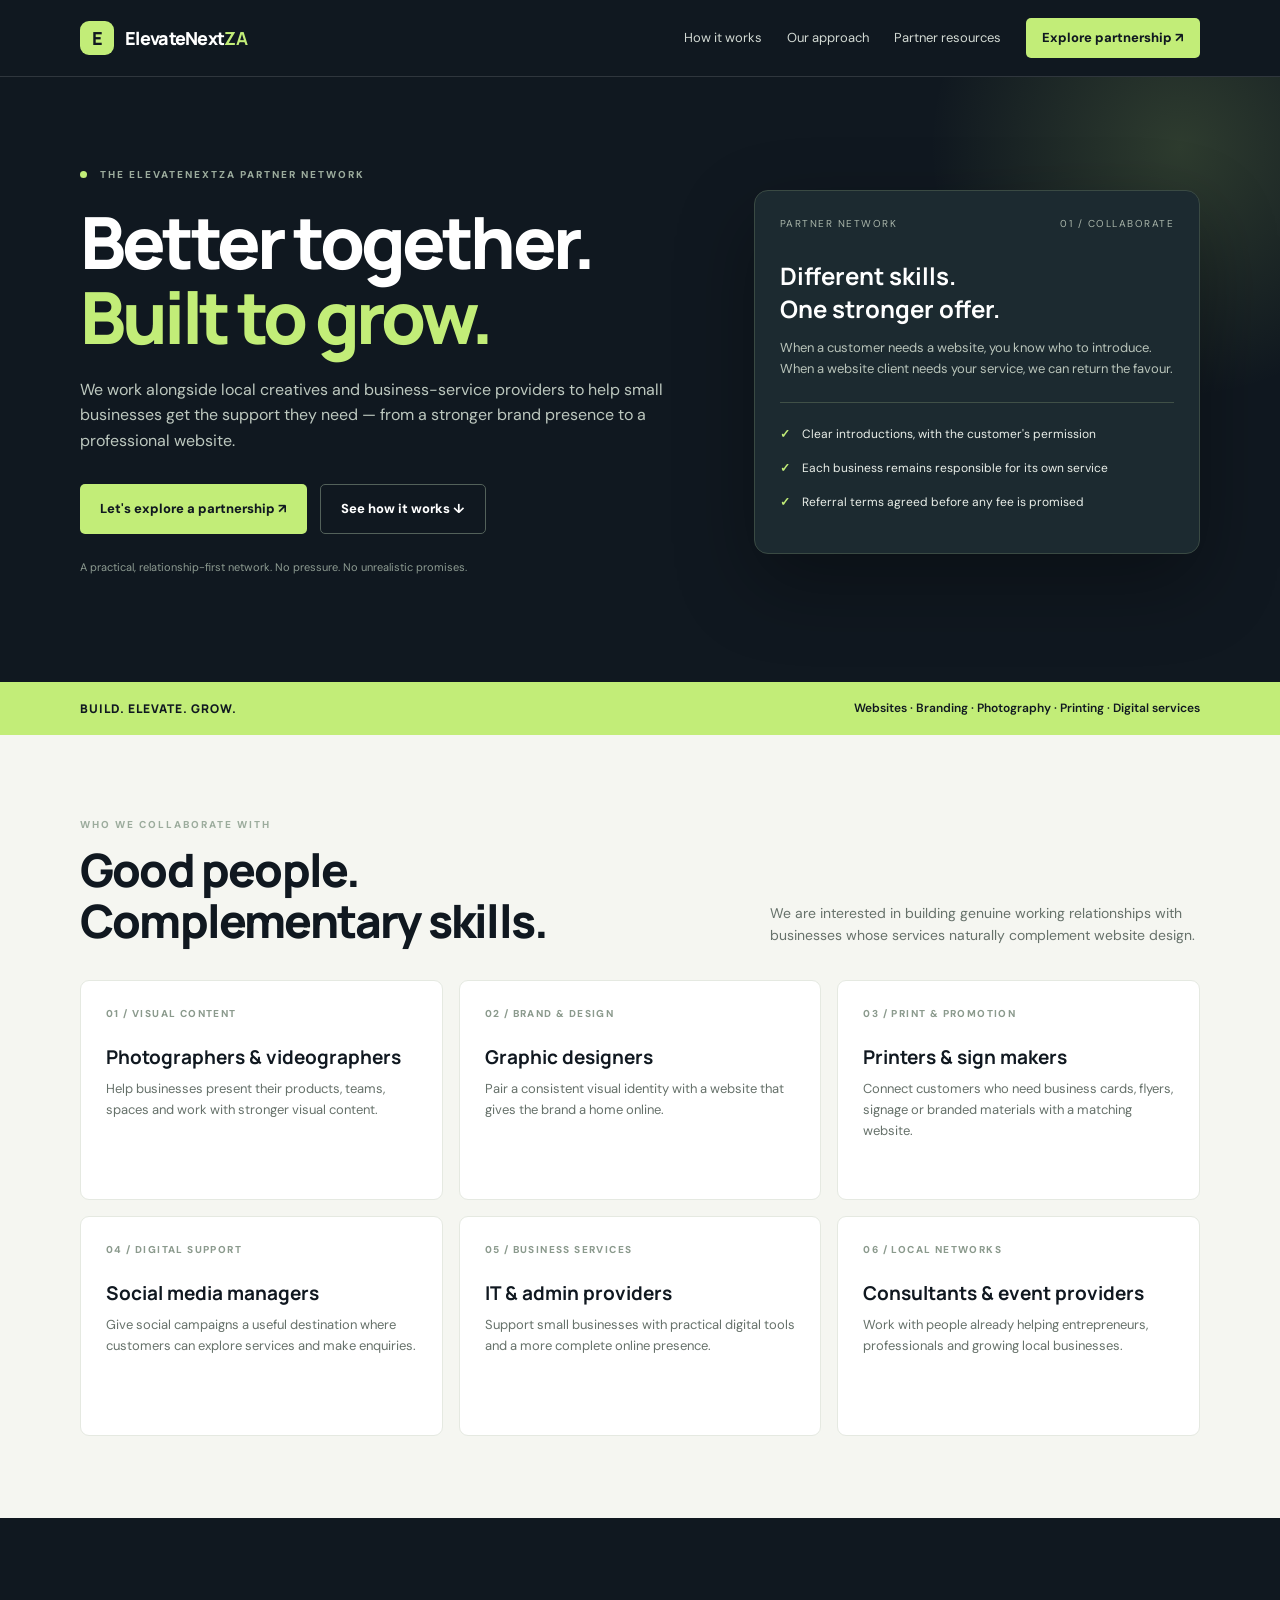
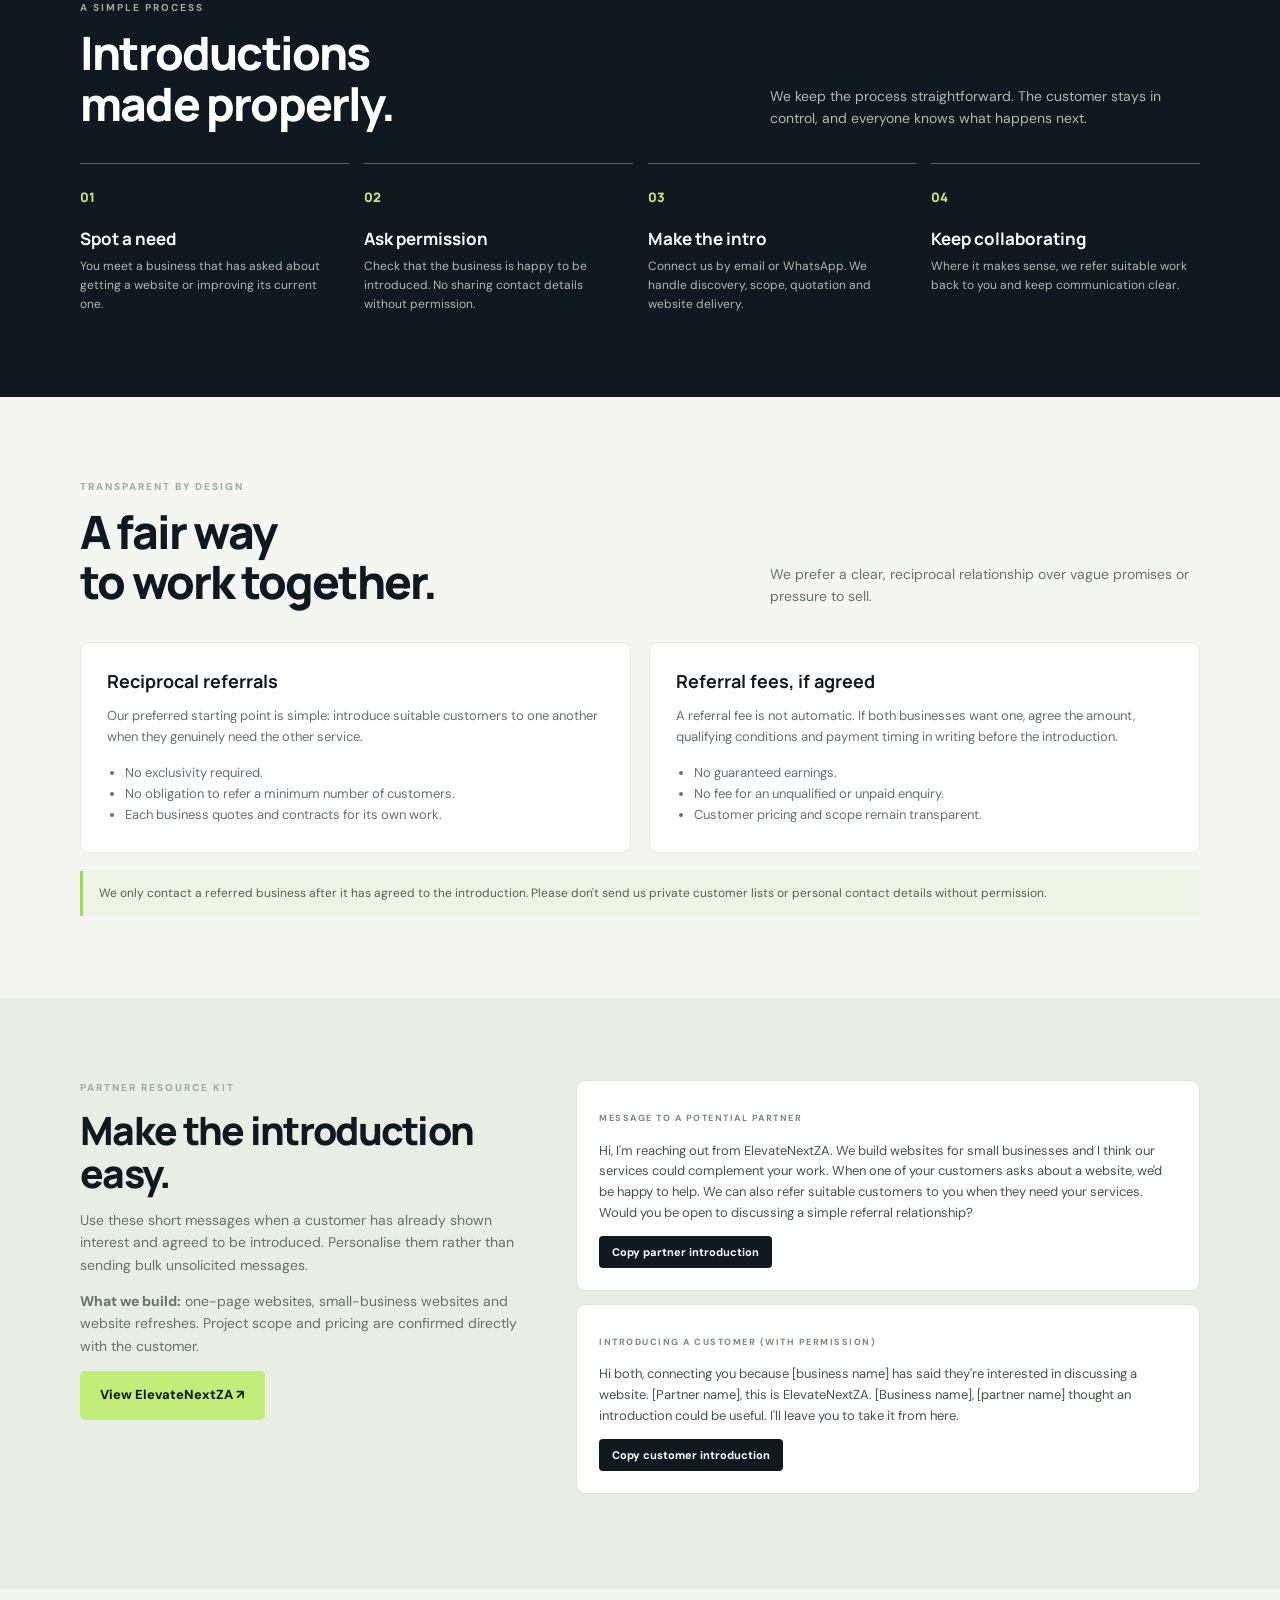
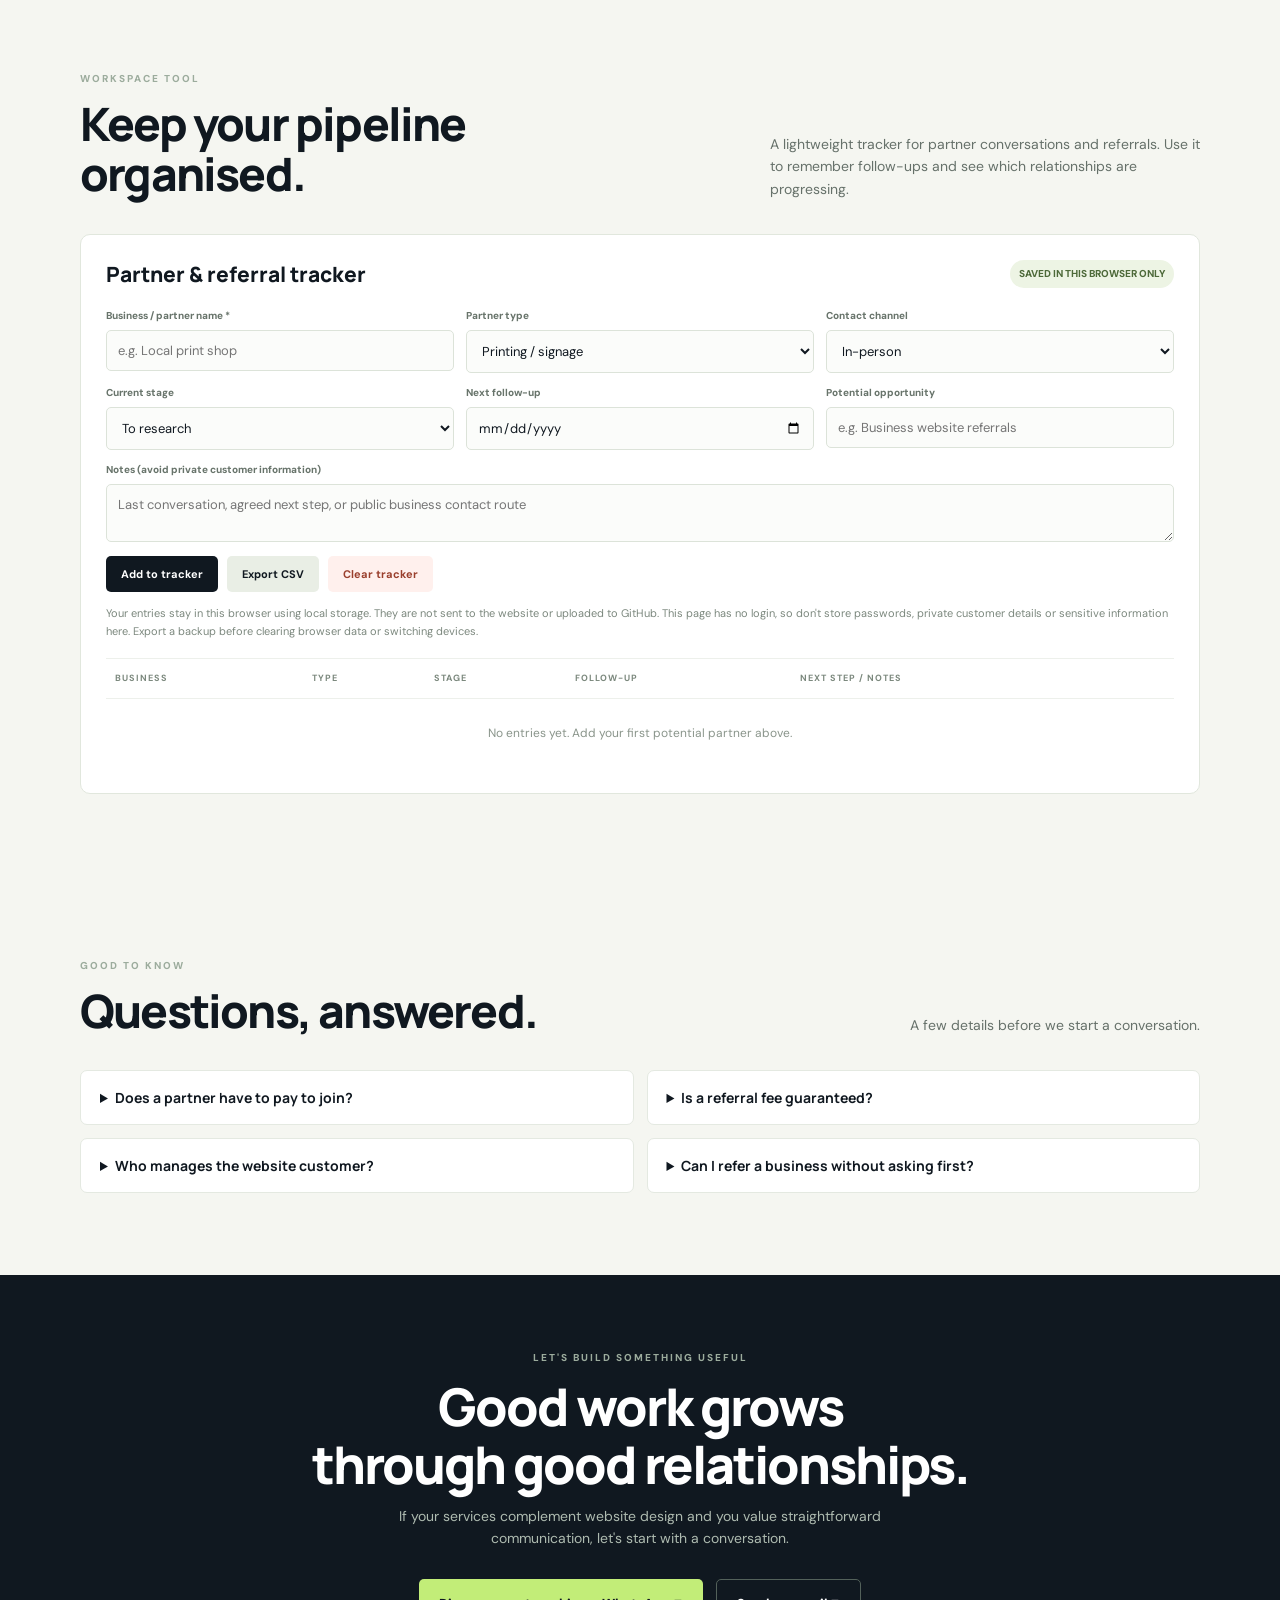
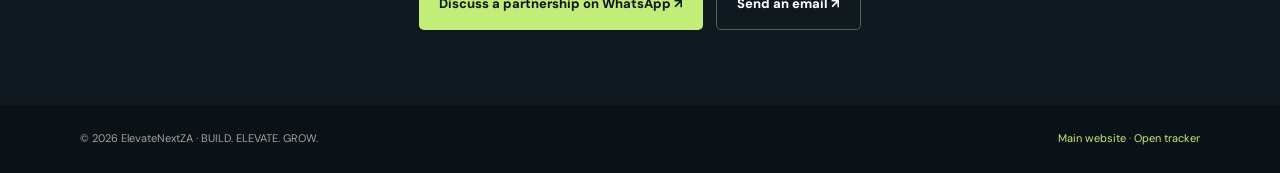
<file: partner-program/index.html>
<!DOCTYPE html>
<html lang="en">
<head>
  <meta charset="UTF-8">
  <meta name="viewport" content="width=device-width, initial-scale=1.0">
  <meta name="description" content="Partner with ElevateNextZA. Connect local businesses with practical website solutions through a simple, reciprocal referral network.">
  <meta name="theme-color" content="#101820">
  <title>Partner with ElevateNextZA | Build. Elevate. Grow.</title>
  <link rel="preconnect" href="https://fonts.googleapis.com">
  <link rel="preconnect" href="https://fonts.gstatic.com" crossorigin>
  <link href="https://fonts.googleapis.com/css2?family=DM+Sans:wght@400;500;600;700&family=Manrope:wght@400;500;600;700;800&display=swap" rel="stylesheet">
  <style>
    :root{--ink:#101820;--ink2:#17232b;--paper:#f5f6f1;--white:#fff;--muted:#aab5ad;--lime:#c2ed78;--line:rgba(255,255,255,.13);--text:#202a25;--sub:#66716a;--font:'DM Sans',sans-serif;--display:'Manrope',sans-serif}
    *{box-sizing:border-box}html{scroll-behavior:smooth}body{margin:0;background:var(--paper);color:var(--text);font-family:var(--font);line-height:1.6}a{color:inherit;text-decoration:none}.wrap{width:min(1120px,calc(100% - 40px));margin:auto}
    .top{background:var(--ink);color:#fff;border-bottom:1px solid var(--line)}.nav{height:76px;display:flex;align-items:center;justify-content:space-between;gap:20px}.brand{display:flex;align-items:center;gap:11px;font-family:var(--display);font-weight:800;letter-spacing:-.7px;font-size:18px}.mark{display:grid;place-items:center;width:34px;height:34px;border-radius:9px;background:var(--lime);color:var(--ink);font-weight:900}.brand span:last-child b{color:var(--lime)}.navlinks{display:flex;align-items:center;gap:25px;color:#d2d9d3;font-size:13px}.navlinks a:hover{color:var(--lime)}.navcta{padding:10px 16px;border-radius:5px;background:var(--lime);color:var(--ink)!important;font-weight:800}
    .hero{background:var(--ink);color:#fff;padding:90px 0 105px;overflow:hidden;position:relative}.hero:after{content:"";position:absolute;width:520px;height:520px;border-radius:50%;right:-160px;top:-190px;background:radial-gradient(circle,rgba(194,237,120,.17),transparent 68%);pointer-events:none}.hero-grid{display:grid;grid-template-columns:1.15fr .85fr;gap:70px;align-items:center;position:relative;z-index:1}.eyebrow{font-size:10px;letter-spacing:2px;font-weight:800;color:#9cac9d;text-transform:uppercase}.eyebrow i{display:inline-block;width:7px;height:7px;border-radius:50%;background:var(--lime);margin-right:9px}.hero h1{font:800 clamp(42px,6vw,72px)/1.04 var(--display);letter-spacing:-3.8px;margin:22px 0}.hero h1 em{font-style:normal;color:var(--lime)}.hero p{max-width:590px;color:#bdc8bf;font-size:16px}.actions{display:flex;flex-wrap:wrap;gap:13px;margin-top:30px}.btn{display:inline-flex;align-items:center;justify-content:center;padding:14px 20px;border-radius:5px;font-size:13px;font-weight:800;transition:.2s}.primary{background:var(--lime);color:var(--ink)}.primary:hover{transform:translateY(-2px);background:#d2f69a}.secondary{border:1px solid #53615a;color:#fff}.secondary:hover{border-color:var(--lime);color:var(--lime)}.hero-note{margin-top:25px;color:#8d9b91;font-size:11px}
    .preview{background:#1c2a30;border:1px solid #3a4a43;border-radius:14px;padding:25px;box-shadow:0 30px 80px #0005}.preview-head{display:flex;justify-content:space-between;color:#a9b5aa;font-size:10px;letter-spacing:1.5px}.preview h3{font:700 24px var(--display);margin:27px 0 8px}.preview p{font-size:13px;color:#b9c4ba}.preview-line{height:1px;background:#405047;margin:22px 0}.preview-item{display:flex;gap:12px;align-items:flex-start;margin:15px 0;color:#e9eee8;font-size:12px}.tick{color:var(--lime);font-weight:900}
    .strip{background:var(--lime);padding:17px 0;color:var(--ink)}.stripin{display:flex;justify-content:space-between;gap:20px;align-items:center;flex-wrap:wrap}.strip strong{font:800 12px var(--display);letter-spacing:1px}.strip span{font-size:12px;font-weight:600}
    section.content{padding:82px 0}.sectionhead{display:flex;justify-content:space-between;align-items:end;gap:35px;margin-bottom:34px}.sectionhead h2{font:800 clamp(30px,4vw,46px)/1.1 var(--display);letter-spacing:-1.8px;margin:12px 0 0;color:var(--ink)}.sectionhead p{max-width:430px;color:var(--sub);font-size:14px;margin:0}.cards{display:grid;grid-template-columns:repeat(3,1fr);gap:16px}.card{background:#fff;border:1px solid #e5e9e1;border-radius:9px;padding:25px;min-height:220px}.num{font-size:10px;color:#8b9a8d;letter-spacing:1.4px;font-weight:800}.card h3{font:700 19px var(--display);margin:22px 0 9px;color:var(--ink)}.card p{font-size:13px;color:var(--sub);margin:0}.darkband{background:var(--ink);color:#fff}.darkband .sectionhead h2{color:#fff}.darkband .sectionhead p{color:#aebbb0}.steps{display:grid;grid-template-columns:repeat(4,1fr);gap:15px}.step{border-top:1px solid #53615a;padding:20px 12px 0 0}.step b{font:800 13px var(--display);color:var(--lime)}.step h3{font:700 17px var(--display);margin:17px 0 7px}.step p{font-size:12px;color:#aebbb0;margin:0}
    .arrangement{display:grid;grid-template-columns:1fr 1fr;gap:18px}.arrangebox{background:#fff;border:1px solid #e5e9e1;border-radius:9px;padding:26px}.arrangebox h3{font:700 18px var(--display);margin:0 0 10px;color:var(--ink)}.arrangebox p,.arrangebox li{font-size:13px;color:var(--sub)}.arrangebox ul{padding-left:18px;margin-bottom:0}.notice{border-left:3px solid #a4d65e;padding:13px 16px;background:#edf4e4;color:#53604f;font-size:12px;margin-top:18px}
    .kit{background:#e9eee5}.kitgrid{display:grid;grid-template-columns:.85fr 1.15fr;gap:35px;align-items:start}.kitcopy h2{font:800 39px/1.1 var(--display);letter-spacing:-1.7px;color:var(--ink);margin:13px 0}.kitcopy p{color:var(--sub);font-size:14px}.template{background:#fff;border:1px solid #dce4d8;border-radius:9px;padding:22px;margin-bottom:13px}.template small{font-size:9px;letter-spacing:1.5px;font-weight:800;color:#7c8b7e}.template p{font-size:13px;color:#46534a;white-space:pre-line;margin:12px 0}.copybtn{border:0;background:var(--ink);color:#fff;padding:9px 13px;border-radius:4px;font:700 11px var(--font);cursor:pointer}.copybtn:hover{background:#34453a}
    .tracker{background:#fff;border:1px solid #e1e7dd;border-radius:10px;padding:25px}.trackerhead{display:flex;justify-content:space-between;gap:20px;align-items:center;margin-bottom:20px}.trackerhead h3{font:800 21px var(--display);color:var(--ink);margin:0}.localtag{font-size:10px;background:#edf4e4;color:#4d6939;padding:6px 9px;border-radius:30px;font-weight:800}.trackerform{display:grid;grid-template-columns:repeat(3,1fr);gap:12px}.field{display:flex;flex-direction:column;gap:6px}.field label{font-size:10px;font-weight:800;color:#68746b}.field input,.field select,.field textarea{width:100%;border:1px solid #dce3d9;border-radius:5px;padding:11px;background:#fbfcfa;font:13px var(--font);color:var(--ink)}.field textarea{min-height:42px;resize:vertical}.wide{grid-column:span 3}.tracker-actions{display:flex;gap:9px;flex-wrap:wrap;margin-top:14px}.tracker-actions button{border:0;border-radius:5px;padding:11px 15px;font:700 11px var(--font);cursor:pointer}.save{background:var(--ink);color:#fff}.export{background:#e9eee5;color:var(--ink)}.clear{background:#fff0ed;color:#9a3f2d}.trackerhint{font-size:11px;color:#7c887e;margin:13px 0 18px}.tablewrap{overflow-x:auto}table{width:100%;border-collapse:collapse;min-width:650px}th,td{text-align:left;padding:12px 9px;border-top:1px solid #edf0eb;font-size:11px}th{color:#7b887d;font-size:9px;letter-spacing:1px;text-transform:uppercase}td{color:#3e4a41}.status{display:inline-block;padding:4px 7px;border-radius:20px;background:#eef3e9;color:#536c3e;font-size:10px}.rowbtn{border:0;background:none;color:#637e48;font-weight:800;cursor:pointer;font-size:11px}.empty{text-align:center;padding:25px;color:#8a958b;font-size:12px}
    .faq{display:grid;grid-template-columns:1fr 1fr;gap:13px}.faq details{background:#fff;border:1px solid #e4e9e1;border-radius:7px;padding:17px 19px}.faq summary{font:700 14px var(--display);color:var(--ink);cursor:pointer}.faq p{font-size:12px;color:var(--sub);margin-bottom:0}
    .closing{background:var(--ink);color:#fff;text-align:center;padding:75px 0}.closing h2{font:800 clamp(32px,5vw,52px)/1.1 var(--display);letter-spacing:-2px;margin:12px 0}.closing p{color:#aebbb0;font-size:14px;max-width:550px;margin:0 auto}.closing .actions{justify-content:center}
    footer{background:#0b1217;color:#9aa69c;padding:25px 0;font-size:11px}.foot{display:flex;justify-content:space-between;gap:15px;flex-wrap:wrap}.foot a{color:var(--lime)}
    @media(max-width:800px){.hero-grid,.kitgrid{grid-template-columns:1fr;gap:35px}.hero{padding:65px 0 75px}.preview{max-width:560px}.cards{grid-template-columns:1fr 1fr}.steps{grid-template-columns:1fr 1fr}.sectionhead{display:block}.sectionhead p{margin-top:15px}.navlinks{gap:13px}.arrangement{grid-template-columns:1fr}}
    @media(max-width:560px){.wrap{width:min(100% - 30px,1120px)}.nav{height:65px}.navlinks a:not(.navcta){display:none}.hero h1{letter-spacing:-2.5px}.cards,.steps,.faq{grid-template-columns:1fr}.trackerform{grid-template-columns:1fr 1fr}.wide{grid-column:span 2}.tracker{padding:15px}.trackerhead{align-items:flex-start;flex-direction:column}.stripin{display:block}.strip span{display:block;margin-top:5px}.foot{display:block}.foot span{display:block;margin-top:7px}}
  </style>
</head>
<body>
  <header class="top">
    <div class="wrap nav">
      <a class="brand" href="../"><span class="mark">E</span><span>ElevateNext<b>ZA</b></span></a>
      <nav class="navlinks" aria-label="Partner page navigation">
        <a href="#how">How it works</a><a href="#approach">Our approach</a><a href="#resources">Partner resources</a><a class="navcta" href="#contact">Explore partnership ↗</a>
      </nav>
    </div>
  </header>
  <main>
    <section class="hero">
      <div class="wrap hero-grid">
        <div>
          <div class="eyebrow"><i></i> THE ELEVATENEXTZA PARTNER NETWORK</div>
          <h1>Better together.<br><em>Built to grow.</em></h1>
          <p>We work alongside local creatives and business-service providers to help small businesses get the support they need — from a stronger brand presence to a professional website.</p>
          <div class="actions"><a class="btn primary" href="#contact">Let's explore a partnership ↗</a><a class="btn secondary" href="#how">See how it works ↓</a></div>
          <div class="hero-note">A practical, relationship-first network. No pressure. No unrealistic promises.</div>
        </div>
        <div class="preview">
          <div class="preview-head"><span>PARTNER NETWORK</span><span>01 / COLLABORATE</span></div>
          <h3>Different skills.<br>One stronger offer.</h3>
          <p>When a customer needs a website, you know who to introduce. When a website client needs your service, we can return the favour.</p>
          <div class="preview-line"></div>
          <div class="preview-item"><span class="tick">✓</span><span>Clear introductions, with the customer's permission</span></div>
          <div class="preview-item"><span class="tick">✓</span><span>Each business remains responsible for its own service</span></div>
          <div class="preview-item"><span class="tick">✓</span><span>Referral terms agreed before any fee is promised</span></div>
        </div>
      </div>
    </section>
    <div class="strip"><div class="wrap stripin"><strong>BUILD. ELEVATE. GROW.</strong><span>Websites · Branding · Photography · Printing · Digital services</span></div></div>

    <section class="content" id="who">
      <div class="wrap">
        <div class="sectionhead"><div><div class="eyebrow">WHO WE COLLABORATE WITH</div><h2>Good people.<br>Complementary skills.</h2></div><p>We are interested in building genuine working relationships with businesses whose services naturally complement website design.</p></div>
        <div class="cards">
          <article class="card"><div class="num">01 / VISUAL CONTENT</div><h3>Photographers & videographers</h3><p>Help businesses present their products, teams, spaces and work with stronger visual content.</p></article>
          <article class="card"><div class="num">02 / BRAND & DESIGN</div><h3>Graphic designers</h3><p>Pair a consistent visual identity with a website that gives the brand a home online.</p></article>
          <article class="card"><div class="num">03 / PRINT & PROMOTION</div><h3>Printers & sign makers</h3><p>Connect customers who need business cards, flyers, signage or branded materials with a matching website.</p></article>
          <article class="card"><div class="num">04 / DIGITAL SUPPORT</div><h3>Social media managers</h3><p>Give social campaigns a useful destination where customers can explore services and make enquiries.</p></article>
          <article class="card"><div class="num">05 / BUSINESS SERVICES</div><h3>IT & admin providers</h3><p>Support small businesses with practical digital tools and a more complete online presence.</p></article>
          <article class="card"><div class="num">06 / LOCAL NETWORKS</div><h3>Consultants & event providers</h3><p>Work with people already helping entrepreneurs, professionals and growing local businesses.</p></article>
        </div>
      </div>
    </section>

    <section class="content darkband" id="how">
      <div class="wrap">
        <div class="sectionhead"><div><div class="eyebrow">A SIMPLE PROCESS</div><h2>Introductions<br>made properly.</h2></div><p>We keep the process straightforward. The customer stays in control, and everyone knows what happens next.</p></div>
        <div class="steps">
          <article class="step"><b>01</b><h3>Spot a need</h3><p>You meet a business that has asked about getting a website or improving its current one.</p></article>
          <article class="step"><b>02</b><h3>Ask permission</h3><p>Check that the business is happy to be introduced. No sharing contact details without permission.</p></article>
          <article class="step"><b>03</b><h3>Make the intro</h3><p>Connect us by email or WhatsApp. We handle discovery, scope, quotation and website delivery.</p></article>
          <article class="step"><b>04</b><h3>Keep collaborating</h3><p>Where it makes sense, we refer suitable work back to you and keep communication clear.</p></article>
        </div>
      </div>
    </section>

    <section class="content" id="approach">
      <div class="wrap">
        <div class="sectionhead"><div><div class="eyebrow">TRANSPARENT BY DESIGN</div><h2>A fair way<br>to work together.</h2></div><p>We prefer a clear, reciprocal relationship over vague promises or pressure to sell.</p></div>
        <div class="arrangement">
          <div class="arrangebox"><h3>Reciprocal referrals</h3><p>Our preferred starting point is simple: introduce suitable customers to one another when they genuinely need the other service.</p><ul><li>No exclusivity required.</li><li>No obligation to refer a minimum number of customers.</li><li>Each business quotes and contracts for its own work.</li></ul></div>
          <div class="arrangebox"><h3>Referral fees, if agreed</h3><p>A referral fee is not automatic. If both businesses want one, agree the amount, qualifying conditions and payment timing in writing before the introduction.</p><ul><li>No guaranteed earnings.</li><li>No fee for an unqualified or unpaid enquiry.</li><li>Customer pricing and scope remain transparent.</li></ul></div>
        </div>
        <div class="notice">We only contact a referred business after it has agreed to the introduction. Please don't send us private customer lists or personal contact details without permission.</div>
      </div>
    </section>

    <section class="content kit" id="resources">
      <div class="wrap kitgrid">
        <div class="kitcopy"><div class="eyebrow">PARTNER RESOURCE KIT</div><h2>Make the introduction easy.</h2><p>Use these short messages when a customer has already shown interest and agreed to be introduced. Personalise them rather than sending bulk unsolicited messages.</p><p><b>What we build:</b> one-page websites, small-business websites and website refreshes. Project scope and pricing are confirmed directly with the customer.</p><a class="btn primary" href="https://horixion.github.io/elevatenextza/" target="_blank" rel="noopener">View ElevateNextZA ↗</a></div>
        <div>
          <div class="template"><small>MESSAGE TO A POTENTIAL PARTNER</small><p id="partnerCopy">Hi, I'm reaching out from ElevateNextZA. We build websites for small businesses and I think our services could complement your work. When one of your customers asks about a website, we'd be happy to help. We can also refer suitable customers to you when they need your services. Would you be open to discussing a simple referral relationship?</p><button class="copybtn" data-copy="partnerCopy">Copy partner introduction</button></div>
          <div class="template"><small>INTRODUCING A CUSTOMER (WITH PERMISSION)</small><p id="introCopy">Hi both, connecting you because [business name] has said they're interested in discussing a website. [Partner name], this is ElevateNextZA. [Business name], [partner name] thought an introduction could be useful. I'll leave you to take it from here.</p><button class="copybtn" data-copy="introCopy">Copy customer introduction</button></div>
        </div>
      </div>
    </section>

    <section class="content" id="tracker">
      <div class="wrap">
        <div class="sectionhead"><div><div class="eyebrow">WORKSPACE TOOL</div><h2>Keep your pipeline<br>organised.</h2></div><p>A lightweight tracker for partner conversations and referrals. Use it to remember follow-ups and see which relationships are progressing.</p></div>
        <div class="tracker">
          <div class="trackerhead"><h3>Partner & referral tracker</h3><span class="localtag">SAVED IN THIS BROWSER ONLY</span></div>
          <form id="trackerForm">
            <div class="trackerform">
              <div class="field"><label for="businessName">Business / partner name *</label><input id="businessName" maxlength="80" required placeholder="e.g. Local print shop"></div>
              <div class="field"><label for="partnerType">Partner type</label><select id="partnerType"><option>Printing / signage</option><option>Photography / video</option><option>Graphic design</option><option>Social media</option><option>IT / business support</option><option>Other</option></select></div>
              <div class="field"><label for="channel">Contact channel</label><select id="channel"><option>In-person</option><option>WhatsApp</option><option>Email</option><option>Phone</option><option>Referral</option><option>Other</option></select></div>
              <div class="field"><label for="stage">Current stage</label><select id="stage"><option>To research</option><option>Ready to approach</option><option>Contacted</option><option>Conversation started</option><option>Interested</option><option>Partner agreed</option><option>Not interested</option><option>Referred a lead</option></select></div>
              <div class="field"><label for="followDate">Next follow-up</label><input id="followDate" type="date"></div>
              <div class="field"><label for="leadSource">Potential opportunity</label><input id="leadSource" maxlength="100" placeholder="e.g. Business website referrals"></div>
              <div class="field wide"><label for="notes">Notes (avoid private customer information)</label><textarea id="notes" maxlength="300" placeholder="Last conversation, agreed next step, or public business contact route"></textarea></div>
            </div>
            <div class="tracker-actions"><button class="save" type="submit" id="saveRecord">Add to tracker</button><button class="export" type="button" id="exportCsv">Export CSV</button><button class="clear" type="button" id="clearRecords">Clear tracker</button></div>
          </form>
          <p class="trackerhint">Your entries stay in this browser using local storage. They are not sent to the website or uploaded to GitHub. This page has no login, so don't store passwords, private customer details or sensitive information here. Export a backup before clearing browser data or switching devices.</p>
          <div class="tablewrap"><table><thead><tr><th>Business</th><th>Type</th><th>Stage</th><th>Follow-up</th><th>Next step / notes</th><th></th></tr></thead><tbody id="trackerRows"><tr><td colspan="6" class="empty">No entries yet. Add your first potential partner above.</td></tr></tbody></table></div>
        </div>
      </div>
    </section>

    <section class="content" id="faq">
      <div class="wrap">
        <div class="sectionhead"><div><div class="eyebrow">GOOD TO KNOW</div><h2>Questions, answered.</h2></div><p>A few details before we start a conversation.</p></div>
        <div class="faq">
          <details><summary>Does a partner have to pay to join?</summary><p>No. There is no joining fee or requirement to buy a service.</p></details>
          <details><summary>Is a referral fee guaranteed?</summary><p>No. Reciprocal introductions are the starting point. Any fee must be agreed in writing before the referral.</p></details>
          <details><summary>Who manages the website customer?</summary><p>ElevateNextZA handles website discovery, scope, quotation, design and delivery. The partner remains responsible for their own services.</p></details>
          <details><summary>Can I refer a business without asking first?</summary><p>Please get the business's permission before sharing its contact details or making an introduction.</p></details>
        </div>
      </div>
    </section>

    <section class="closing" id="contact">
      <div class="wrap">
        <div class="eyebrow">LET'S BUILD SOMETHING USEFUL</div>
        <h2>Good work grows<br>through good relationships.</h2>
        <p>If your services complement website design and you value straightforward communication, let's start with a conversation.</p>
        <div class="actions"><a class="btn primary" href="https://wa.me/27815713250?text=Hi%20ElevateNextZA%2C%20I%27d%20like%20to%20discuss%20a%20potential%20referral%20partnership." target="_blank" rel="noopener">Discuss a partnership on WhatsApp ↗</a><a class="btn secondary" href="mailto:Sibonkosi646@gmail.com?subject=ElevateNextZA%20Partnership%20Enquiry">Send an email ↗</a></div>
      </div>
    </section>
  </main>
  <footer><div class="wrap foot"><span>© <span id="year"></span> ElevateNextZA · BUILD. ELEVATE. GROW.</span><span><a href="../">Main website</a> · <a href="#tracker">Open tracker</a></span></div></footer>
  <script>
    document.getElementById('year').textContent = new Date().getFullYear();
    document.querySelectorAll('[data-copy]').forEach(button => button.addEventListener('click', async () => {
      const text = document.getElementById(button.dataset.copy).innerText;
      try { await navigator.clipboard.writeText(text); button.textContent = 'Copied ✓'; }
      catch { button.textContent = 'Select and copy the text'; }
      setTimeout(() => button.textContent = button.dataset.copy === 'partnerCopy' ? 'Copy partner introduction' : 'Copy customer introduction', 2200);
    }));
    const KEY = 'elevatenextza_partner_pipeline_v1';
    const form = document.getElementById('trackerForm');
    const rows = document.getElementById('trackerRows');
    const fields = ['businessName','partnerType','channel','stage','followDate','leadSource','notes'];
    let records = [];
    try { records = JSON.parse(localStorage.getItem(KEY) || '[]'); if (!Array.isArray(records)) records = []; } catch { records = []; }
    let editingId = null;
    function persist(){ localStorage.setItem(KEY, JSON.stringify(records)); render(); }
    function safe(value){ return String(value || '').replace(/[&<>"']/g, c => ({'&':'&amp;','<':'&lt;','>':'&gt;','"':'&quot;',"'":'&#39;'}[c])); }
    function render(){
      if(!records.length){rows.innerHTML='<tr><td colspan="6" class="empty">No entries yet. Add your first potential partner above.</td></tr>';return;}
      rows.innerHTML = records.map(r => '<tr><td><b>'+safe(r.businessName)+'</b><br><small>'+safe(r.channel)+'</small></td><td>'+safe(r.partnerType)+'</td><td><span class="status">'+safe(r.stage)+'</span></td><td>'+safe(r.followDate || '—')+'</td><td>'+safe([r.leadSource,r.notes].filter(Boolean).join(' · ') || '—')+'</td><td><button class="rowbtn" data-edit="'+r.id+'">Edit</button> <button class="rowbtn" data-delete="'+r.id+'">Delete</button></td></tr>').join('');
    }
    form.addEventListener('submit', e => {
      e.preventDefault();
      const record = {id: editingId || String(Date.now()), updatedAt: new Date().toISOString()};
      fields.forEach(id => record[id] = document.getElementById(id).value.trim());
      if(editingId){records = records.map(r => r.id === editingId ? record : r); editingId = null; document.getElementById('saveRecord').textContent='Add to tracker';}
      else records.unshift(record);
      persist(); form.reset();
    });
    rows.addEventListener('click', e => {
      const edit = e.target.dataset.edit, del = e.target.dataset.delete;
      if(edit){
        const r = records.find(x => x.id === edit); if(!r) return;
        fields.forEach(id => document.getElementById(id).value = r[id] || '');
        editingId = edit; document.getElementById('saveRecord').textContent='Save changes'; form.scrollIntoView({behavior:'smooth',block:'center'});
      }
      if(del && confirm('Delete this tracker entry?')){records = records.filter(x => x.id !== del); if(editingId === del) editingId = null; persist();}
    });
    document.getElementById('exportCsv').addEventListener('click', () => {
      if(!records.length){alert('There are no entries to export yet.');return;}
      const cols = ['businessName','partnerType','channel','stage','followDate','leadSource','notes'];
      const csv = [cols.join(','), ...records.map(r => cols.map(c => '"'+String(r[c] || '').replace(/"/g,'""')+'"').join(','))].join('\r\n');
      const blob = new Blob([csv],{type:'text/csv;charset=utf-8;'}), url = URL.createObjectURL(blob), a = document.createElement('a');
      a.href=url;a.download='elevatenextza-partner-tracker.csv';a.click();URL.revokeObjectURL(url);
    });
    document.getElementById('clearRecords').addEventListener('click', () => {
      if(confirm('Clear all entries saved in this browser? Export a CSV backup first if you need one.')){records=[];editingId=null;form.reset();document.getElementById('saveRecord').textContent='Add to tracker';persist();}
    });
    render();
  </script>
</body>
</html>
</file>
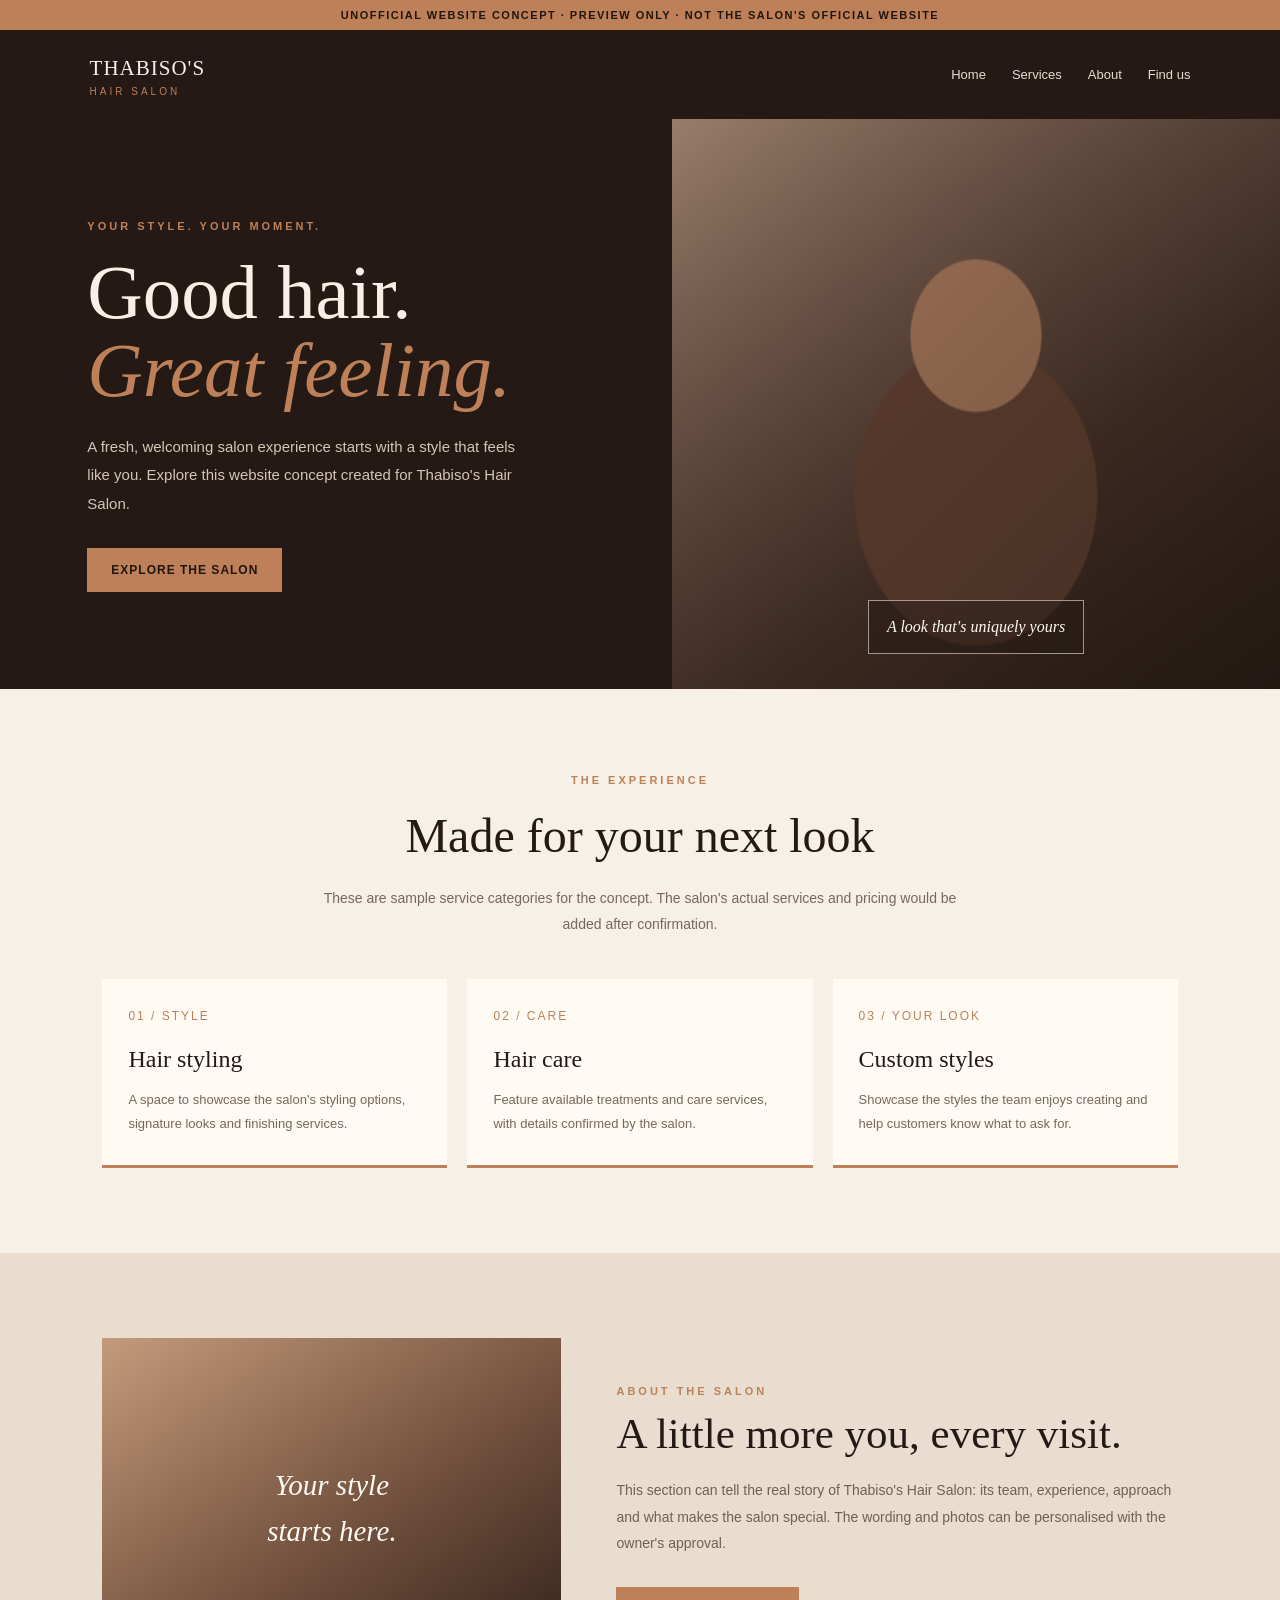
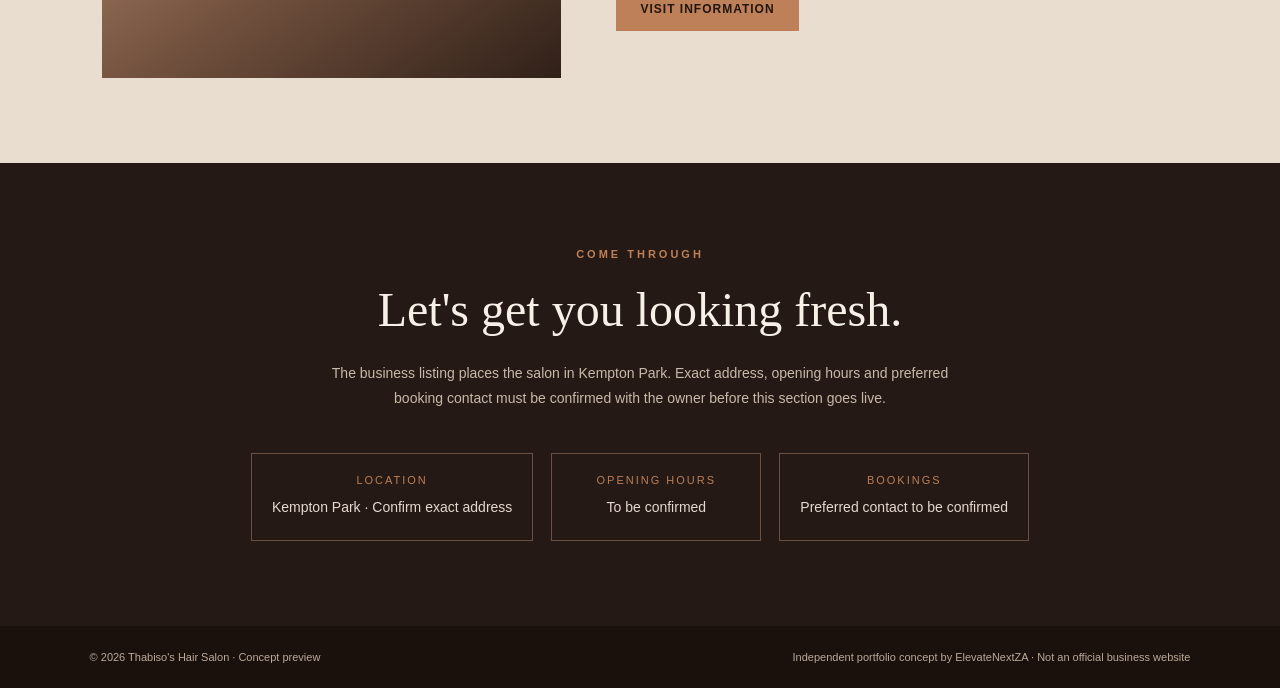
<file: thabisos-hair-salon/index.html>
<!DOCTYPE html>
<html lang="en">
<head>
  <meta charset="UTF-8">
  <meta name="viewport" content="width=device-width, initial-scale=1.0">
  <meta name="description" content="A website concept for Thabiso's Hair Salon in Kempton Park.">
  <title>Thabiso's Hair Salon | Hair, Styled Your Way</title>
  <style>
    :root {
      --brown: #241914;
      --brown-light: #3a2921;
      --cream: #f6f0e7;
      --cream-dark: #e8ddcf;
      --copper: #bd8058;
      --muted: #b8a99a;
      --white: #fffaf4;
    }
    * { box-sizing: border-box; margin: 0; padding: 0; }
    html { scroll-behavior: smooth; }
    body {
      background: var(--cream);
      color: var(--brown);
      font-family: Georgia, 'Times New Roman', serif;
      line-height: 1.6;
    }
    a { color: inherit; text-decoration: none; }
    .notice {
      padding: 9px 16px;
      text-align: center;
      background: var(--copper);
      color: #21150f;
      font: 700 11px Arial, sans-serif;
      letter-spacing: 1.5px;
    }
    header {
      background: var(--brown);
      color: var(--cream);
      padding: 22px 7%;
      display: flex;
      justify-content: space-between;
      align-items: center;
      gap: 20px;
    }
    .brand { font-size: 21px; letter-spacing: 1px; }
    .brand span { display: block; color: var(--copper); font: 10px Arial, sans-serif; letter-spacing: 3px; }
    nav { display: flex; gap: 26px; font: 13px Arial, sans-serif; }
    nav a { color: #e8ddd3; }
    nav a:hover { color: var(--copper); }
    .hero {
      min-height: 570px;
      display: grid;
      grid-template-columns: 1.05fr .95fr;
      background: var(--brown);
      color: var(--cream);
    }
    .hero-copy {
      padding: 95px 8% 90px 13%;
      display: flex;
      flex-direction: column;
      justify-content: center;
      align-items: flex-start;
    }
    .eyebrow { color: var(--copper); font: 700 11px Arial, sans-serif; letter-spacing: 3px; text-transform: uppercase; }
    h1 { font-size: clamp(48px, 6vw, 78px); line-height: 1.02; font-weight: 400; margin: 22px 0; }
    h1 em { color: var(--copper); font-weight: 400; }
    .hero-copy p { max-width: 430px; color: #d3c6b9; font: 15px/1.9 Arial, sans-serif; }
    .button {
      display: inline-block;
      margin-top: 30px;
      padding: 14px 23px;
      background: var(--copper);
      color: #21150f;
      font: 700 12px Arial, sans-serif;
      letter-spacing: 1px;
      text-transform: uppercase;
      border: 1px solid var(--copper);
      transition: .2s;
    }
    .button:hover { background: transparent; color: var(--cream); }
    .hero-art {
      min-height: 480px;
      background:
        linear-gradient(135deg, rgba(36,25,20,.12), rgba(36,25,20,.55)),
        radial-gradient(ellipse at 50% 38%, #b98565 0 15%, transparent 15.5%),
        radial-gradient(ellipse at 50% 66%, #6b4635 0 28%, transparent 28.5%),
        linear-gradient(145deg, #a98b76, #4a3329 62%, #211711);
      display: flex;
      align-items: flex-end;
      justify-content: center;
      padding: 35px;
    }
    .art-caption {
      border: 1px solid rgba(255,250,244,.55);
      color: var(--white);
      padding: 13px 18px;
      text-align: center;
      font-style: italic;
      background: rgba(36,25,20,.45);
    }
    section { padding: 85px 8%; }
    .section-head { max-width: 650px; margin: 0 auto 42px; text-align: center; }
    .section-head h2 { font-size: clamp(34px, 4vw, 48px); font-weight: 400; margin: 12px 0; }
    .section-head p { color: #76685e; font: 14px/1.8 Arial, sans-serif; }
    .services { display: grid; grid-template-columns: repeat(3, 1fr); gap: 20px; }
    .service {
      background: var(--white);
      padding: 30px 26px;
      border-bottom: 3px solid var(--copper);
    }
    .service-number { color: var(--copper); font: 12px Arial, sans-serif; letter-spacing: 2px; }
    .service h3 { font-size: 24px; font-weight: 400; margin: 17px 0 10px; }
    .service p { color: #76685e; font: 13px/1.8 Arial, sans-serif; }
    .about {
      background: var(--cream-dark);
      display: grid;
      grid-template-columns: .9fr 1.1fr;
      gap: 55px;
      align-items: center;
    }
    .about-art {
      min-height: 340px;
      background: linear-gradient(145deg, #c49a7b, #72513e 55%, #302018);
      display: grid;
      place-items: center;
      color: var(--white);
      font-size: 29px;
      font-style: italic;
      text-align: center;
      padding: 25px;
    }
    .about h2 { font-size: 43px; font-weight: 400; line-height: 1.1; margin: 13px 0 20px; }
    .about p { color: #6f6056; font: 14px/1.9 Arial, sans-serif; }
    .about .button:hover { color: var(--brown); border-color: var(--brown); }
    .visit { background: var(--brown); color: var(--cream); text-align: center; }
    .visit .section-head p { color: #c9b9aa; }
    .visit-details { display: flex; justify-content: center; flex-wrap: wrap; gap: 18px; margin-top: 30px; }
    .detail {
      min-width: 210px;
      padding: 20px;
      border: 1px solid #6b5143;
    }
    .detail strong { display: block; color: var(--copper); font: 11px Arial, sans-serif; letter-spacing: 2px; margin-bottom: 8px; }
    .detail span { color: #e5d9cf; font: 14px Arial, sans-serif; }
    footer {
      padding: 25px 7%;
      display: flex;
      justify-content: space-between;
      gap: 15px;
      flex-wrap: wrap;
      background: #1a110d;
      color: #bca99a;
      font: 11px Arial, sans-serif;
    }
    @media (max-width: 760px) {
      header { flex-direction: column; }
      nav { gap: 15px; flex-wrap: wrap; justify-content: center; }
      .hero, .about { grid-template-columns: 1fr; }
      .hero-copy { padding: 75px 8%; }
      .hero-art { min-height: 300px; }
      .services { grid-template-columns: 1fr; }
      section { padding: 65px 7%; }
      .about-art { min-height: 240px; }
    }
  </style>
</head>
<body>
  <div class="notice">UNOFFICIAL WEBSITE CONCEPT · PREVIEW ONLY · NOT THE SALON'S OFFICIAL WEBSITE</div>
  <header>
    <a class="brand" href="#">THABISO'S <span>HAIR SALON</span></a>
    <nav>
      <a href="#home">Home</a>
      <a href="#services">Services</a>
      <a href="#about">About</a>
      <a href="#visit">Find us</a>
    </nav>
  </header>

  <main>
    <section class="hero" id="home" style="padding:0">
      <div class="hero-copy">
        <div class="eyebrow">Your style. Your moment.</div>
        <h1>Good hair.<br><em>Great feeling.</em></h1>
        <p>A fresh, welcoming salon experience starts with a style that feels like you. Explore this website concept created for Thabiso's Hair Salon.</p>
        <a class="button" href="#services">Explore the salon</a>
      </div>
      <div class="hero-art">
        <div class="art-caption">A look that's uniquely yours</div>
      </div>
    </section>

    <section id="services">
      <div class="section-head">
        <div class="eyebrow">The experience</div>
        <h2>Made for your next look</h2>
        <p>These are sample service categories for the concept. The salon's actual services and pricing would be added after confirmation.</p>
      </div>
      <div class="services">
        <article class="service">
          <div class="service-number">01 / STYLE</div>
          <h3>Hair styling</h3>
          <p>A space to showcase the salon's styling options, signature looks and finishing services.</p>
        </article>
        <article class="service">
          <div class="service-number">02 / CARE</div>
          <h3>Hair care</h3>
          <p>Feature available treatments and care services, with details confirmed by the salon.</p>
        </article>
        <article class="service">
          <div class="service-number">03 / YOUR LOOK</div>
          <h3>Custom styles</h3>
          <p>Showcase the styles the team enjoys creating and help customers know what to ask for.</p>
        </article>
      </div>
    </section>

    <section class="about" id="about">
      <div class="about-art">Your style<br>starts here.</div>
      <div>
        <div class="eyebrow">About the salon</div>
        <h2>A little more you, every visit.</h2>
        <p>This section can tell the real story of Thabiso's Hair Salon: its team, experience, approach and what makes the salon special. The wording and photos can be personalised with the owner's approval.</p>
        <a class="button" href="#visit">Visit information</a>
      </div>
    </section>

    <section class="visit" id="visit">
      <div class="section-head">
        <div class="eyebrow">Come through</div>
        <h2>Let's get you looking fresh.</h2>
        <p>The business listing places the salon in Kempton Park. Exact address, opening hours and preferred booking contact must be confirmed with the owner before this section goes live.</p>
      </div>
      <div class="visit-details">
        <div class="detail"><strong>LOCATION</strong><span>Kempton Park · Confirm exact address</span></div>
        <div class="detail"><strong>OPENING HOURS</strong><span>To be confirmed</span></div>
        <div class="detail"><strong>BOOKINGS</strong><span>Preferred contact to be confirmed</span></div>
      </div>
    </section>
  </main>

  <footer>
    <span>© <span id="year"></span> Thabiso's Hair Salon · Concept preview</span>
    <span>Independent portfolio concept by ElevateNextZA · Not an official business website</span>
  </footer>
  <script>
    document.getElementById('year').textContent = new Date().getFullYear();
  </script>
</body>
</html>
</file>
<file: style.css>
/* ======================================
   WHATSAPP INTEGRATION
====================================== */

/* Navigation WhatsApp link */

.nav-whatsapp {
  color: #557d27;
  font-weight: 700;
}

.nav-whatsapp:hover {
  color: #779b2c;
}

/* Contact section WhatsApp link */

.contact-whatsapp {
  display: flex;
  flex-direction: column;
  gap: 8px;
  margin-top: 25px;
}

.contact-whatsapp > span {
  font-size: 9px;
  letter-spacing: 1.5px;
  color: #9ca99e;
}

.contact-whatsapp > a {
  color: var(--lime);
  font-size: 15px;
  font-weight: 700;
}

.contact-whatsapp > a:hover {
  color: #ffffff;
}

.contact-whatsapp small {
  font-size: 10px;
  color: #a0aaa2;
  margin-top: 4px;
}

/* Floating WhatsApp button */

.whatsapp-float {
  position: fixed;
  right: 24px;
  bottom: 90px;
  z-index: 9998;

  display: inline-flex;
  align-items: center;
  justify-content: center;
  gap: 9px;

  padding: 14px 20px;
  border-radius: 50px;

  background: #25D366;
  color: #ffffff;

  font-family: var(--font);
  font-size: 13px;
  font-weight: 700;

  box-shadow: 0 8px 28px rgba(0, 0, 0, .18);

  transition: transform .2s ease, box-shadow .2s ease;
}

.whatsapp-float:hover {
  transform: translateY(-3px);
  box-shadow: 0 12px 32px rgba(0, 0, 0, .24);
  background: #20bd5a;
}

.whatsapp-icon {
  font-size: 20px;
  line-height: 1;
}

/* Hide WhatsApp floating button while chatbot is open */

body:has(.elevate-chat-window.open) .whatsapp-float {
  opacity: 0;
  pointer-events: none;
}

/* Mobile adjustments */

@media(max-width: 560px) {

  .nav-whatsapp {
    text-align: center;
    padding: 10px;
    border: 1px solid #dfe2dc;
    border-radius: 5px;
  }

  .whatsapp-float {
    right: 15px;
    bottom: 76px;
    padding: 12px 16px;
    font-size: 12px;
  }

  .whatsapp-icon {
    font-size: 18px;
  }

}
</file>
